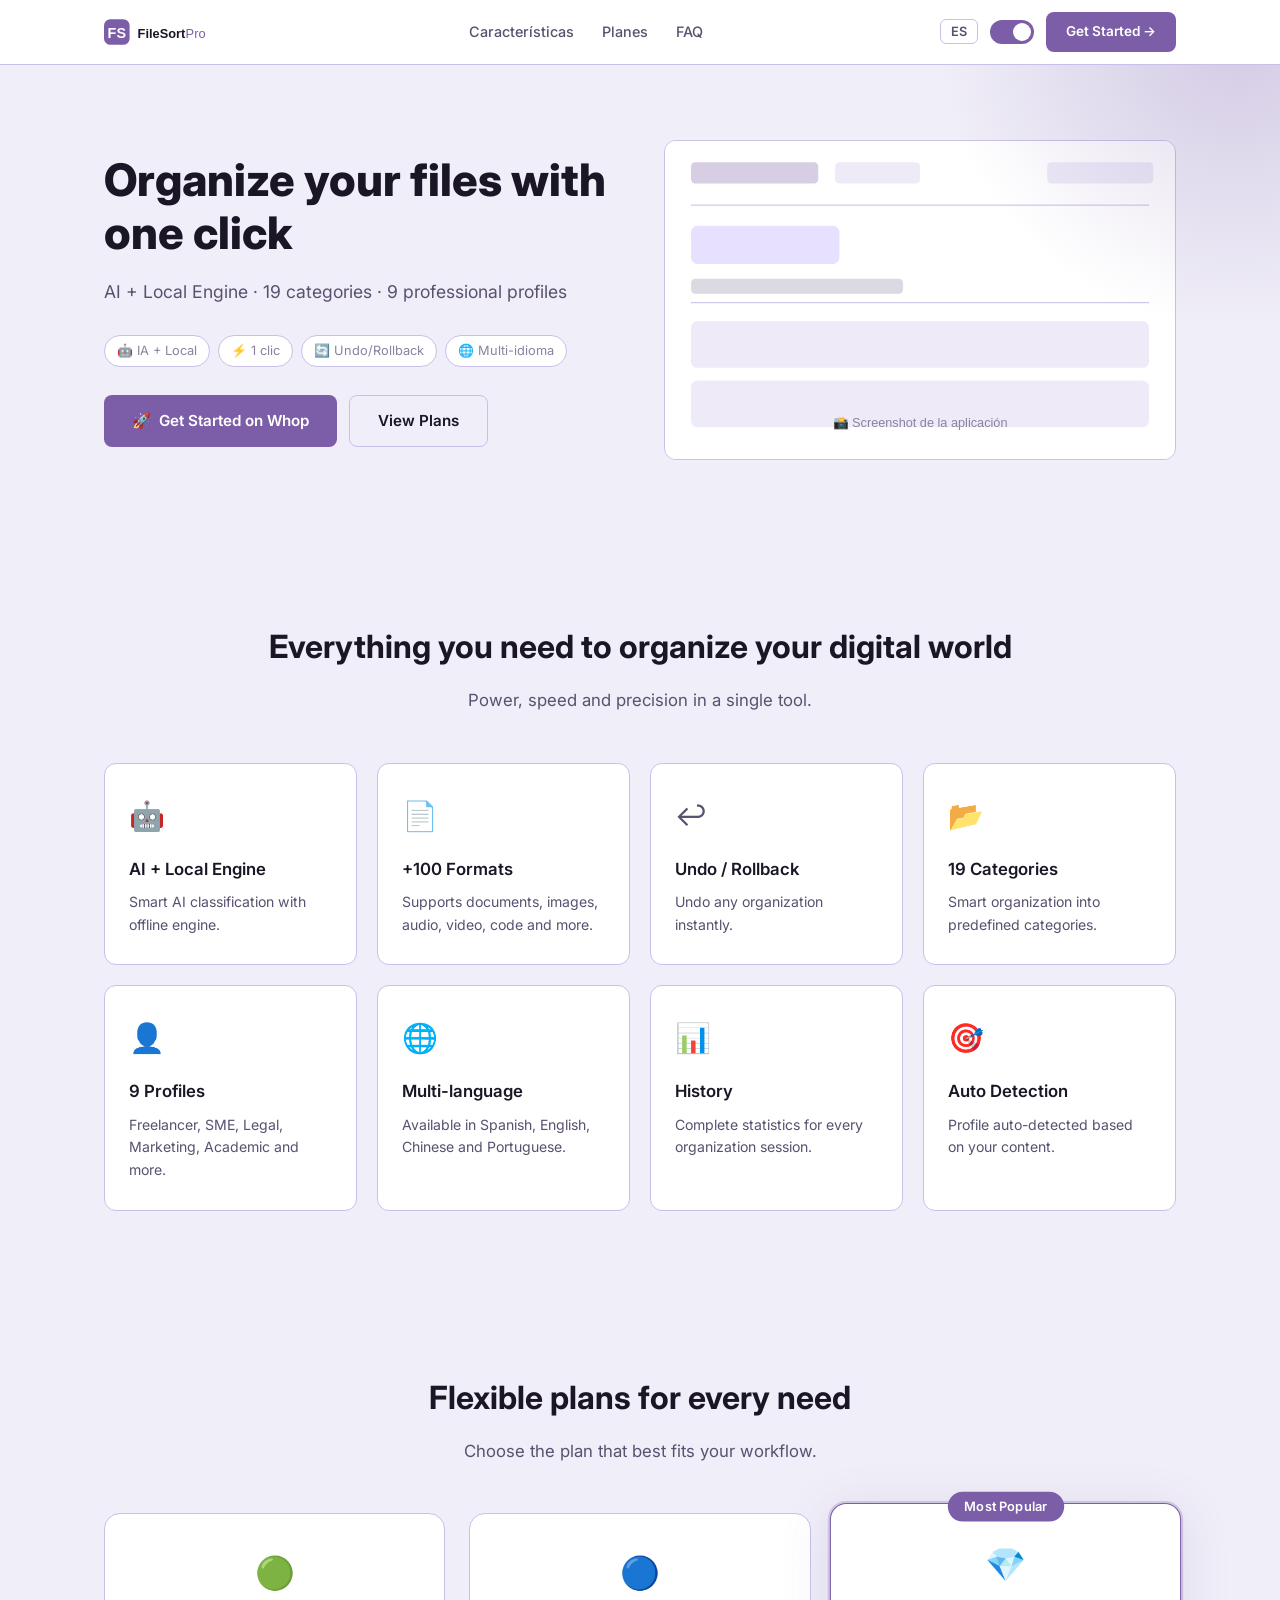
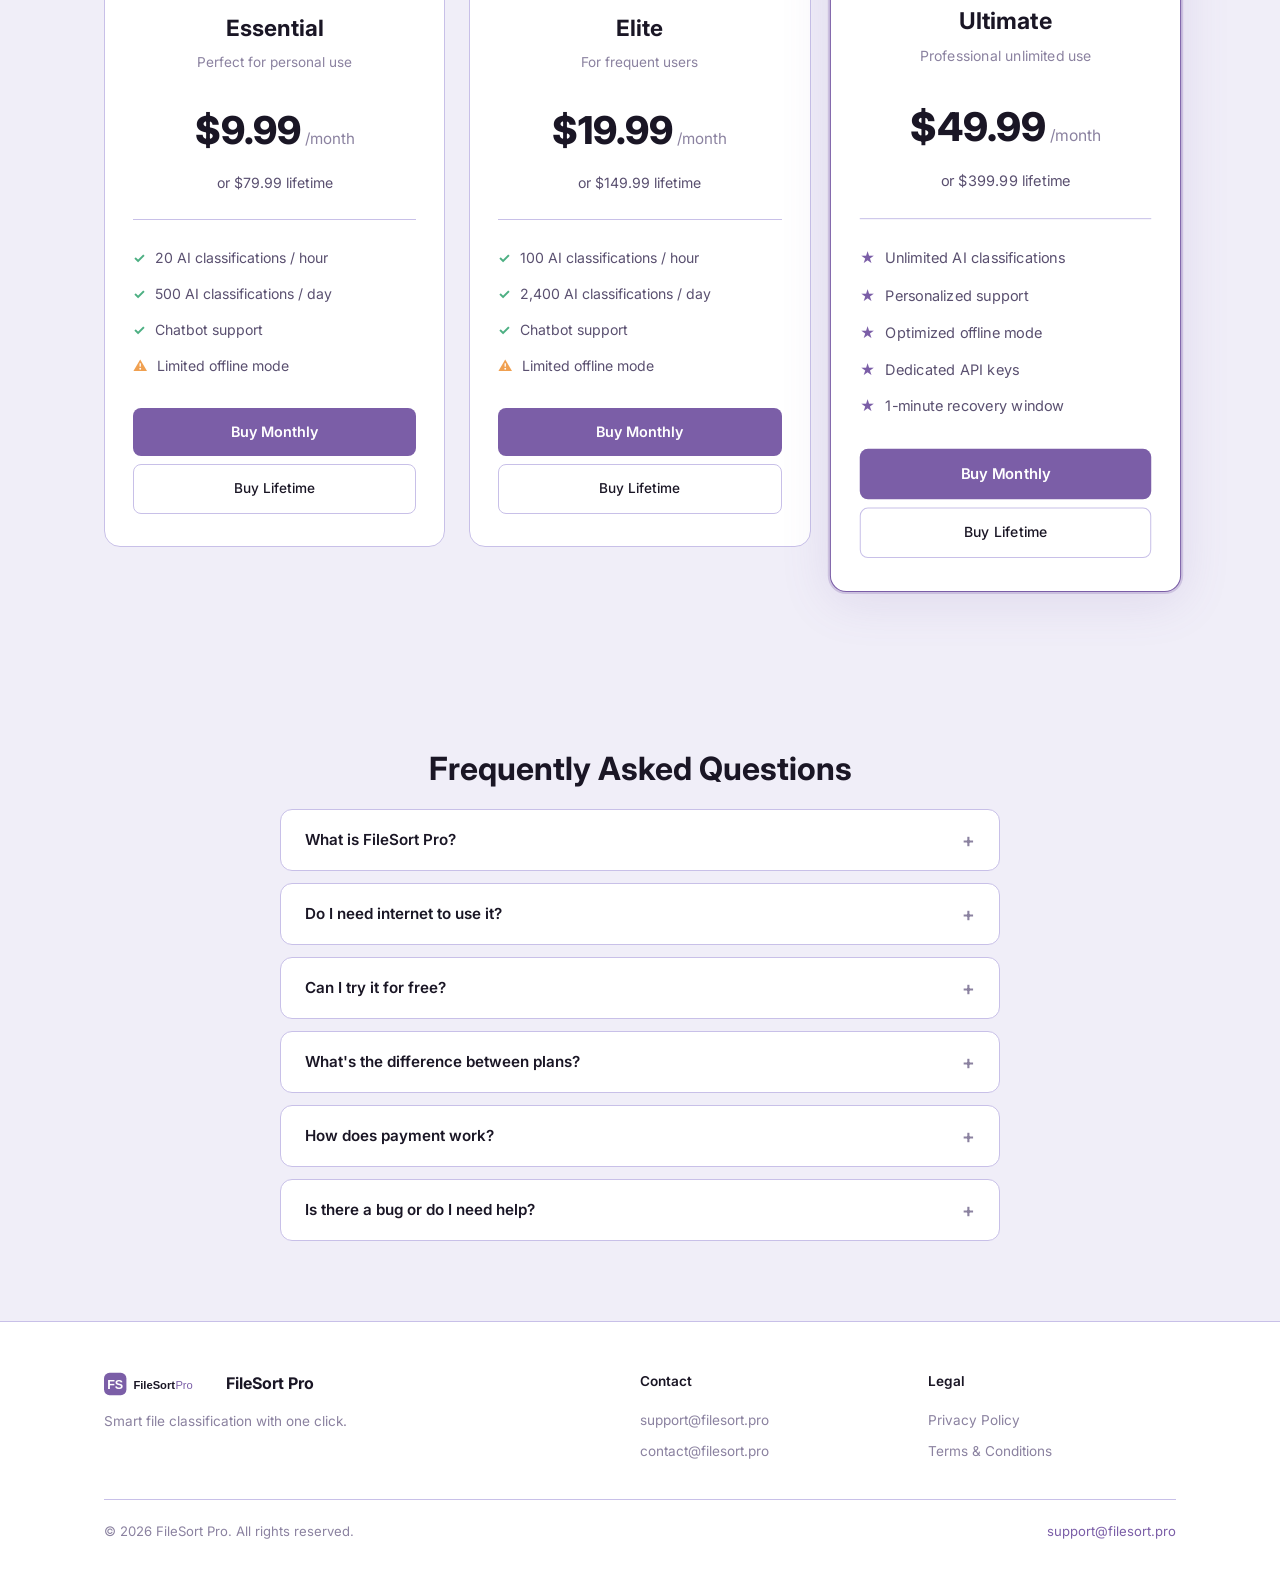
<file: index.html>
<!DOCTYPE html>
<html lang="es" data-theme="dark">
<head>
  <meta charset="UTF-8">
  <meta name="viewport" content="width=device-width, initial-scale=1.0">
  <meta name="description" content="FileSort Pro — Organiza tus archivos con un solo clic. IA + motor local, 19 categorías, 9 perfiles profesionales.">
  <title>FileSort Pro — Organización inteligente de archivos</title>
  <link rel="stylesheet" href="assets/css/style.css">
  <link rel="icon" type="image/svg+xml" href="data:image/svg+xml,%3Csvg xmlns='http://www.w3.org/2000/svg' viewBox='0 0 100 100'%3E%3Crect width='100' height='100' rx='20' fill='%237B5EA7'/%3E%3Ctext x='50' y='68' font-size='50' text-anchor='middle' fill='white' font-family='sans-serif' font-weight='bold'%3EFS%3C/text%3E%3C/svg%3E">
</head>
<body>

  <!-- ============================== HEADER ============================== -->
  <header class="header">
    <div class="container">
      <a href="/" class="header-logo">
        <img id="logo-dark" src="assets/img/logo-dark.svg" alt="FileSort Pro" style="display:block">
        <img id="logo-light" src="assets/img/logo-light.svg" alt="FileSort Pro" style="display:none">
      </a>

      <nav class="nav-desktop">
        <a href="#features">Características</a>
        <a href="#pricing">Planes</a>
        <a href="#faq">FAQ</a>
      </nav>

      <div class="header-actions">
        <button id="lang-toggle" class="lang-toggle">EN</button>

        <label class="theme-switch">
          <input type="checkbox" id="theme-toggle">
          <span class="theme-slider"></span>
        </label>

        <a href="https://whop.com/filesort-pro" class="btn-cta" target="_blank" rel="noopener">
          Get Started →
        </a>
      </div>

      <button class="mobile-menu-btn" aria-label="Menu">☰</button>
    </div>
  </header>

  <!-- ============================== HERO ============================== -->
  <section class="hero">
    <div class="container">
      <div class="hero-content">
        <h1 data-i18n="hero-title">Organiza tus archivos con un solo clic</h1>
        <p data-i18n="hero-subtitle">IA + Motor local · 19 categorías · 9 perfiles profesionales</p>

        <div class="hero-tags">
          <span>🤖 IA + Local</span>
          <span>⚡ 1 clic</span>
          <span>🔄 Undo/Rollback</span>
          <span>🌐 Multi-idioma</span>
        </div>

        <div class="hero-buttons">
          <a href="https://whop.com/filesort-pro" class="btn-primary" target="_blank" rel="noopener">
            🚀 <span data-i18n="hero-cta-primary">Comenzar en Whop</span>
          </a>
          <a href="#pricing" class="btn-secondary">
            <span data-i18n="hero-cta-secondary">Ver Planes</span>
          </a>
        </div>
      </div>

      <div class="hero-image">
        <div class="hero-mockup">
          <svg width="100%" height="100%" viewBox="0 0 480 300" preserveAspectRatio="xMidYMid meet">
            <rect width="480" height="300" fill="var(--bg-elevated)" rx="8"/>
            <rect x="24" y="20" width="120" height="20" rx="4" fill="var(--accent)" opacity="0.3"/>
            <rect x="160" y="20" width="80" height="20" rx="4" fill="var(--bg-input)"/>
            <rect x="360" y="20" width="100" height="20" rx="4" fill="var(--bg-input)"/>
            <rect x="24" y="60" width="432" height="1" fill="var(--border)"/>
            <rect x="24" y="80" width="140" height="36" rx="6" fill="var(--accent-soft)"/>
            <rect x="24" y="130" width="200" height="14" rx="4" fill="var(--text-muted)" opacity="0.3"/>
            <rect x="24" y="152" width="432" height="1" fill="var(--border)"/>
            <rect x="24" y="170" width="432" height="44" rx="6" fill="var(--bg-input)"/>
            <rect x="24" y="226" width="432" height="44" rx="6" fill="var(--bg-input)"/>
            <text x="240" y="270" text-anchor="middle" fill="var(--text-muted)" font-size="12" font-family="sans-serif">📸 Screenshot de la aplicación</text>
          </svg>
        </div>
      </div>
    </div>
  </section>

  <!-- ============================== FEATURES ============================== -->
  <section id="features" class="section">
    <div class="container">
      <h2 class="section-title" data-i18n="features-title">Todo lo que necesitas para organizar tu mundo digital</h2>
      <p class="section-subtitle" data-i18n="features-subtitle">Potencia, velocidad y precisión en una sola herramienta.</p>

      <div class="features-grid">
        <div class="feature-card">
          <span class="feature-icon">🤖</span>
          <h3>IA + Motor Local</h3>
          <p>Clasificación inteligente con IA y motor offline.</p>
        </div>
        <div class="feature-card">
          <span class="feature-icon">📄</span>
          <h3>+100 Formatos</h3>
          <p>Soporta documentos, imágenes, audio, video, código y más.</p>
        </div>
        <div class="feature-card">
          <span class="feature-icon">↩️</span>
          <h3>Undo / Rollback</h3>
          <p>Deshace cualquier organización al instante.</p>
        </div>
        <div class="feature-card">
          <span class="feature-icon">📂</span>
          <h3>19 Categorías</h3>
          <p>Organización inteligente en categorías predefinidas.</p>
        </div>
        <div class="feature-card">
          <span class="feature-icon">👤</span>
          <h3>9 Perfiles</h3>
          <p>Freelancer, PYME, Legal, Marketing, Académico y más.</p>
        </div>
        <div class="feature-card">
          <span class="feature-icon">🌐</span>
          <h3>Multi-idioma</h3>
          <p>Disponible en español, inglés, chino y portugués.</p>
        </div>
        <div class="feature-card">
          <span class="feature-icon">📊</span>
          <h3>Historial</h3>
          <p>Estadísticas completas de cada sesión de organización.</p>
        </div>
        <div class="feature-card">
          <span class="feature-icon">🎯</span>
          <h3>Detección Automática</h3>
          <p>Perfil detectado automáticamente según tu contenido.</p>
        </div>
      </div>
    </div>
  </section>

  <!-- ============================== PRICING ============================== -->
  <section id="pricing" class="section">
    <div class="container">
      <h2 class="section-title" data-i18n="pricing-title">Planes flexibles para cada necesidad</h2>
      <p class="section-subtitle" data-i18n="pricing-subtitle">Elige el plan que mejor se adapte a tu flujo de trabajo.</p>

      <div class="pricing-grid">

        <!-- Essential -->
        <div class="pricing-card" data-tier="essential">
          <div class="pricing-header">
            <span class="tier-icon">🟢</span>
            <h3>Essential</h3>
            <p class="tier-desc">Perfecto para uso personal</p>
          </div>
          <div class="price-box">
            <span class="amount">$9.99</span>
            <span class="period">/mes</span>
          </div>
          <p class="price-lifetime">o $79.99 de por vida</p>
          <div class="pricing-divider"></div>
          <ul class="pricing-benefits">
            <li><span class="check">✓</span> 20 clasificaciones IA / hora</li>
            <li><span class="check">✓</span> 500 clasificaciones IA / día</li>
            <li><span class="check">✓</span> Soporte vía chatbot</li>
            <li><span class="warn">⚠</span> Modo offline limitado</li>
          </ul>
          <div class="pricing-actions">
            <a href="https://whop.com/checkout/plan_KD2s9KsnF21H0" class="btn-pricing" target="_blank" rel="noopener">Comprar Mensual</a>
            <a href="https://whop.com/checkout/plan_W4XBI3LyVtHuR" class="btn-pricing-outline" target="_blank" rel="noopener">Comprar Lifetime</a>
          </div>
        </div>

        <!-- Elite -->
        <div class="pricing-card" data-tier="elite">
          <div class="pricing-header">
            <span class="tier-icon">🔵</span>
            <h3>Elite</h3>
            <p class="tier-desc">Para usuarios frecuentes</p>
          </div>
          <div class="price-box">
            <span class="amount">$19.99</span>
            <span class="period">/mes</span>
          </div>
          <p class="price-lifetime">o $149.99 de por vida</p>
          <div class="pricing-divider"></div>
          <ul class="pricing-benefits">
            <li><span class="check">✓</span> 100 clasificaciones IA / hora</li>
            <li><span class="check">✓</span> 2,400 clasificaciones IA / día</li>
            <li><span class="check">✓</span> Soporte vía chatbot</li>
            <li><span class="warn">⚠</span> Modo offline limitado</li>
          </ul>
          <div class="pricing-actions">
            <a href="https://whop.com/checkout/plan_nGghBP6Gj5MQ9" class="btn-pricing" target="_blank" rel="noopener">Comprar Mensual</a>
            <a href="https://whop.com/checkout/plan_WSqZnngVpnUho" class="btn-pricing-outline" target="_blank" rel="noopener">Comprar Lifetime</a>
          </div>
        </div>

        <!-- Ultimate (Featured) -->
        <div class="pricing-card featured" data-tier="ultimate">
          <span class="pricing-badge" data-i18n="pricing-badge">Más Popular</span>
          <div class="pricing-header">
            <span class="tier-icon">💎</span>
            <h3>Ultimate</h3>
            <p class="tier-desc">Uso profesional sin límites</p>
          </div>
          <div class="price-box">
            <span class="amount">$49.99</span>
            <span class="period">/mes</span>
          </div>
          <p class="price-lifetime">o $399.99 de por vida</p>
          <div class="pricing-divider"></div>
          <ul class="pricing-benefits">
            <li><span class="star">★</span> Clasificaciones IA sin límite</li>
            <li><span class="star">★</span> Soporte personalizado</li>
            <li><span class="star">★</span> Modo offline optimizado</li>
            <li><span class="star">★</span> API keys dedicadas</li>
            <li><span class="star">★</span> Recuperación en 1 minuto</li>
          </ul>
          <div class="pricing-actions">
            <a href="https://whop.com/checkout/plan_wT6Z75LU2xl2U" class="btn-pricing" target="_blank" rel="noopener">Comprar Mensual</a>
            <a href="https://whop.com/checkout/plan_6JxhJeuRLwfJ3" class="btn-pricing-outline" target="_blank" rel="noopener">Comprar Lifetime</a>
          </div>
        </div>

      </div>
    </div>
  </section>

  <!-- ============================== FAQ ============================== -->
  <section id="faq" class="section">
    <div class="container">
      <h2 class="section-title" data-i18n="faq-title">Preguntas Frecuentes</h2>

      <div class="faq-list">

        <div class="faq-item">
          <button class="faq-question">
            <span class="faq-question-text">¿Qué es FileSort Pro?</span>
            <span class="faq-icon">+</span>
          </button>
          <div class="faq-answer">
            <p>FileSort Pro es una aplicación de clasificación automatizada de archivos que organiza tu carpeta desordenada con un solo clic. Usa inteligencia artificial (Groq) y un motor local para clasificar documentos, imágenes, audio, video y más en carpetas inteligentes. Además, detecta automáticamente tu perfil profesional (Freelancer, PYME, Legal, etc.) para una organización personalizada.</p>
          </div>
        </div>

        <div class="faq-item">
          <button class="faq-question">
            <span class="faq-question-text">¿Necesito internet para usarlo?</span>
            <span class="faq-icon">+</span>
          </button>
          <div class="faq-answer">
            <p>FileSort Pro funciona tanto en línea como fuera de línea. Con conexión a internet, usas el motor de IA para una clasificación más precisa. Sin conexión, el motor local sigue funcionando, aunque con capacidades limitadas. El plan Ultimate tiene el modo offline optimizado.</p>
          </div>
        </div>

        <div class="faq-item">
          <button class="faq-question">
            <span class="faq-question-text">¿Puedo probarlo gratis?</span>
            <span class="faq-icon">+</span>
          </button>
          <div class="faq-answer">
            <p>Sí. Puedes iniciar una prueba gratuita de 14 días (o 3 clasificaciones, lo que ocurra primero) sin necesidad de tarjeta de crédito. Al finalizar, puedes elegir cualquiera de nuestros planes para seguir usándolo.</p>
          </div>
        </div>

        <div class="faq-item">
          <button class="faq-question">
            <span class="faq-question-text">¿Cuál es la diferencia entre los planes?</span>
            <span class="faq-icon">+</span>
          </button>
          <div class="faq-answer">
            <p>La diferencia principal está en los límites de clasificaciones IA por hora/día y el nivel de soporte. Essential es ideal para uso personal, Elite para usuarios frecuentes, y Ultimate para uso profesional sin límites con soporte personalizado y modo offline optimizado.</p>
          </div>
        </div>

        <div class="faq-item">
          <button class="faq-question">
            <span class="faq-question-text">¿Cómo funciona el pago?</span>
            <span class="faq-icon">+</span>
          </button>
          <div class="faq-answer">
            <p>El pago se procesa a través de Whop, una plataforma segura de pagos. No almacenamos información financiera. Puedes elegir entre pago mensual o pago único de por vida (lifetime). Todos los pagos son procesados de forma segura por Whop.</p>
          </div>
        </div>

        <div class="faq-item">
          <button class="faq-question">
            <span class="faq-question-text">¿La app tiene algún fallo o necesito ayuda?</span>
            <span class="faq-icon">+</span>
          </button>
          <div class="faq-answer">
            <p>Si encuentras algún error o necesitas ayuda, escríbenos a <a href="mailto:support@filesort.pro">support@filesort.pro</a>. También puedes consultar el chatbot de soporte integrado en la app para errores genéricos y solución de problemas comunes.</p>
          </div>
        </div>

      </div>
    </div>
  </section>

  <!-- ============================== FOOTER ============================== -->
  <footer class="footer">
    <div class="container">
      <div class="footer-grid">
        <div class="footer-brand">
          <div class="footer-logo">
            <img id="logo-dark-footer" src="assets/img/logo-dark.svg" alt="FileSort Pro" style="display:block;height:28px">
            <img id="logo-light-footer" src="assets/img/logo-light.svg" alt="FileSort Pro" style="display:none;height:28px">
            <span>FileSort Pro</span>
          </div>
          <p data-i18n="footer-tagline">Clasificación inteligente de archivos con un solo clic.</p>
        </div>
        <div class="footer-col">
          <h4 data-i18n="footer-contact">Contacto</h4>
          <a href="mailto:support@filesort.pro">support@filesort.pro</a>
          <a href="mailto:contact@filesort.pro">contact@filesort.pro</a>
        </div>
        <div class="footer-col">
          <h4>Legal</h4>
          <a href="privacy.html" data-i18n="footer-privacy">Política de Privacidad</a>
          <a href="terms.html" data-i18n="footer-terms">Términos y Condiciones</a>
        </div>
      </div>
      <div class="footer-bottom">
        <p>© 2026 FileSort Pro. <span data-i18n="footer-rights">Todos los derechos reservados.</span></p>
        <p>
          <a href="mailto:support@filesort.pro">support@filesort.pro</a>
        </p>
      </div>
    </div>
  </footer>

  <!-- ============================== SCRIPTS ============================== -->
  <script src="assets/js/theme.js"></script>
  <script src="assets/js/i18n.js"></script>
  <script>
    // FAQ accordion
    document.querySelectorAll('.faq-question').forEach(function(btn) {
      btn.addEventListener('click', function() {
        var item = this.parentElement;
        var wasActive = item.classList.contains('active');
        document.querySelectorAll('.faq-item.active').forEach(function(el) {
          el.classList.remove('active');
        });
        if (!wasActive) item.classList.add('active');
      });
    });

    // Mobile menu toggle
    document.querySelector('.mobile-menu-btn').addEventListener('click', function() {
      var nav = document.querySelector('.nav-desktop');
      nav.style.display = nav.style.display === 'flex' ? 'none' : 'flex';
    });

    // Sync footer logos with theme
    var observer = new MutationObserver(function() {
      var theme = document.documentElement.getAttribute('data-theme');
      var darkLogos = document.querySelectorAll('#logo-dark-footer');
      var lightLogos = document.querySelectorAll('#logo-light-footer');
      darkLogos.forEach(function(el) { el.style.display = theme === 'dark' ? 'block' : 'none'; });
      lightLogos.forEach(function(el) { el.style.display = theme === 'light' ? 'block' : 'none'; });
    });
    observer.observe(document.documentElement, { attributes: true, attributeFilter: ['data-theme'] });
  </script>
</body>
</html>
</file>
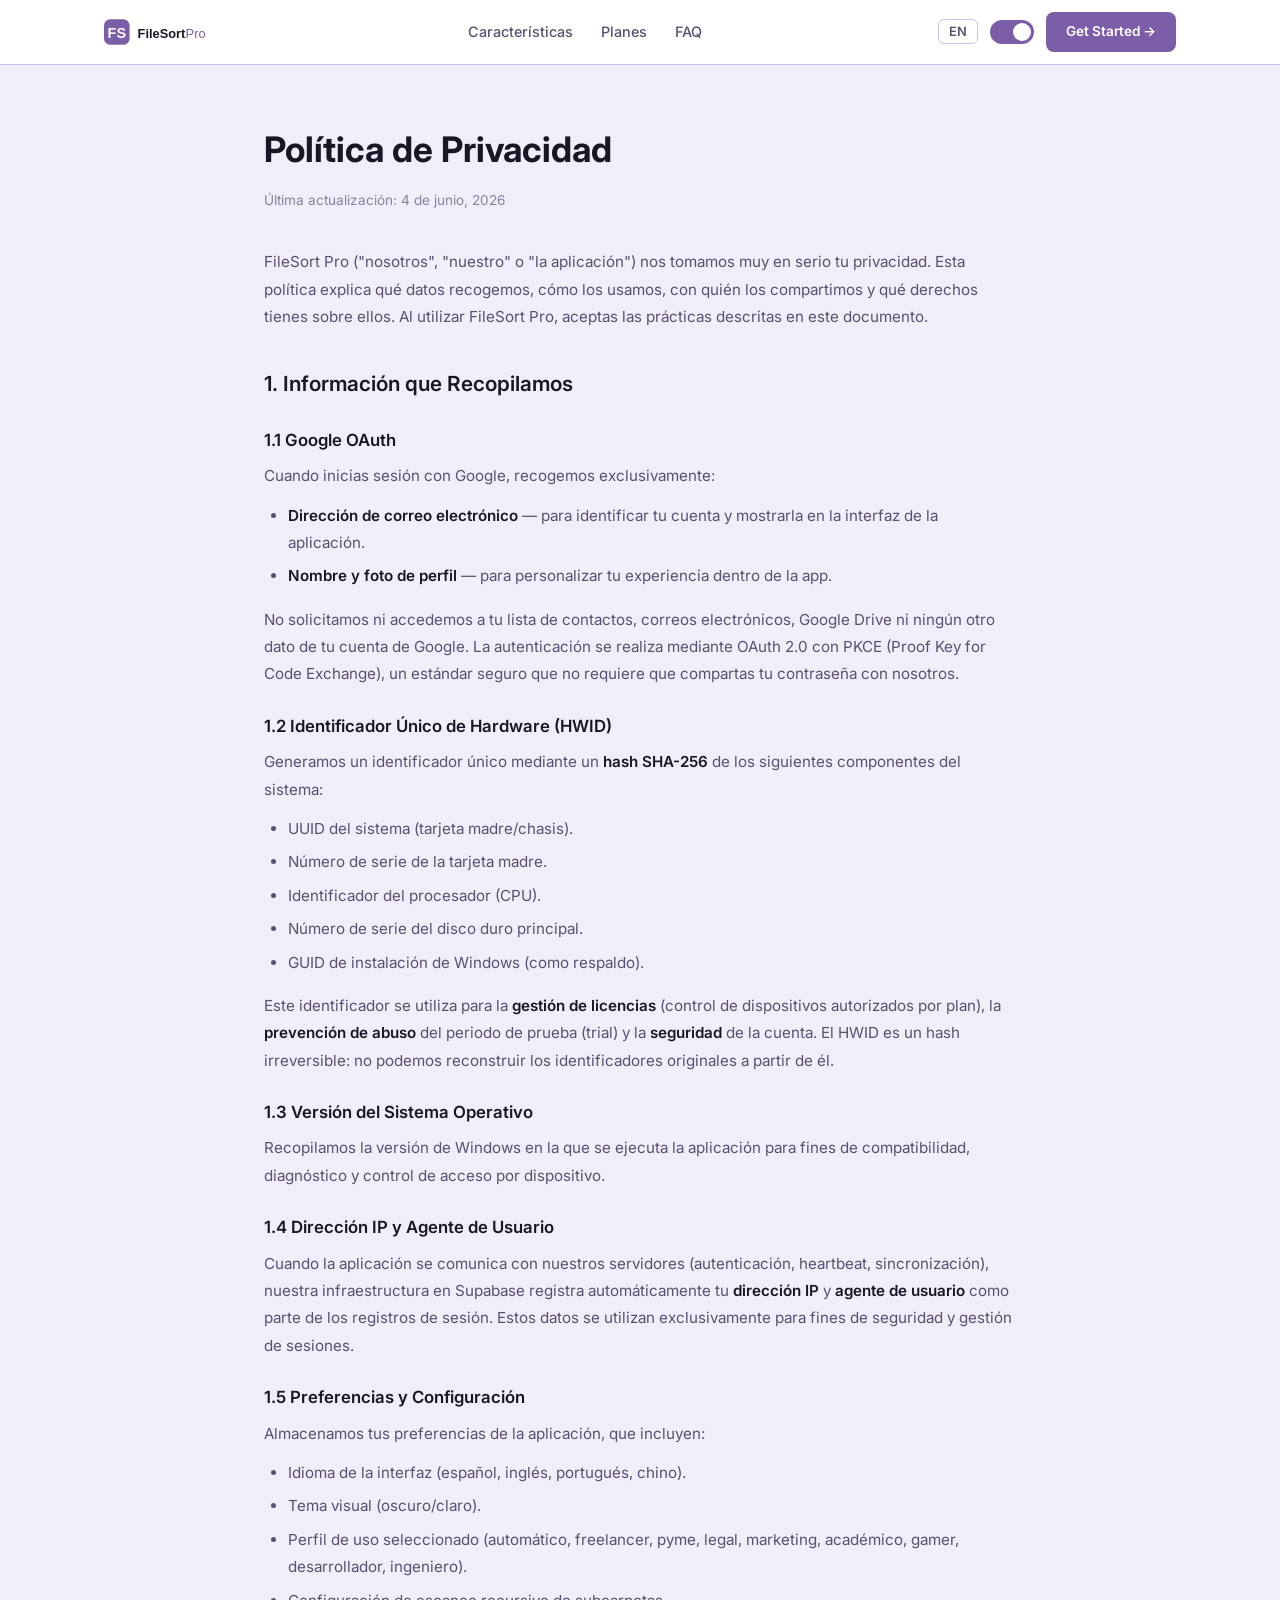
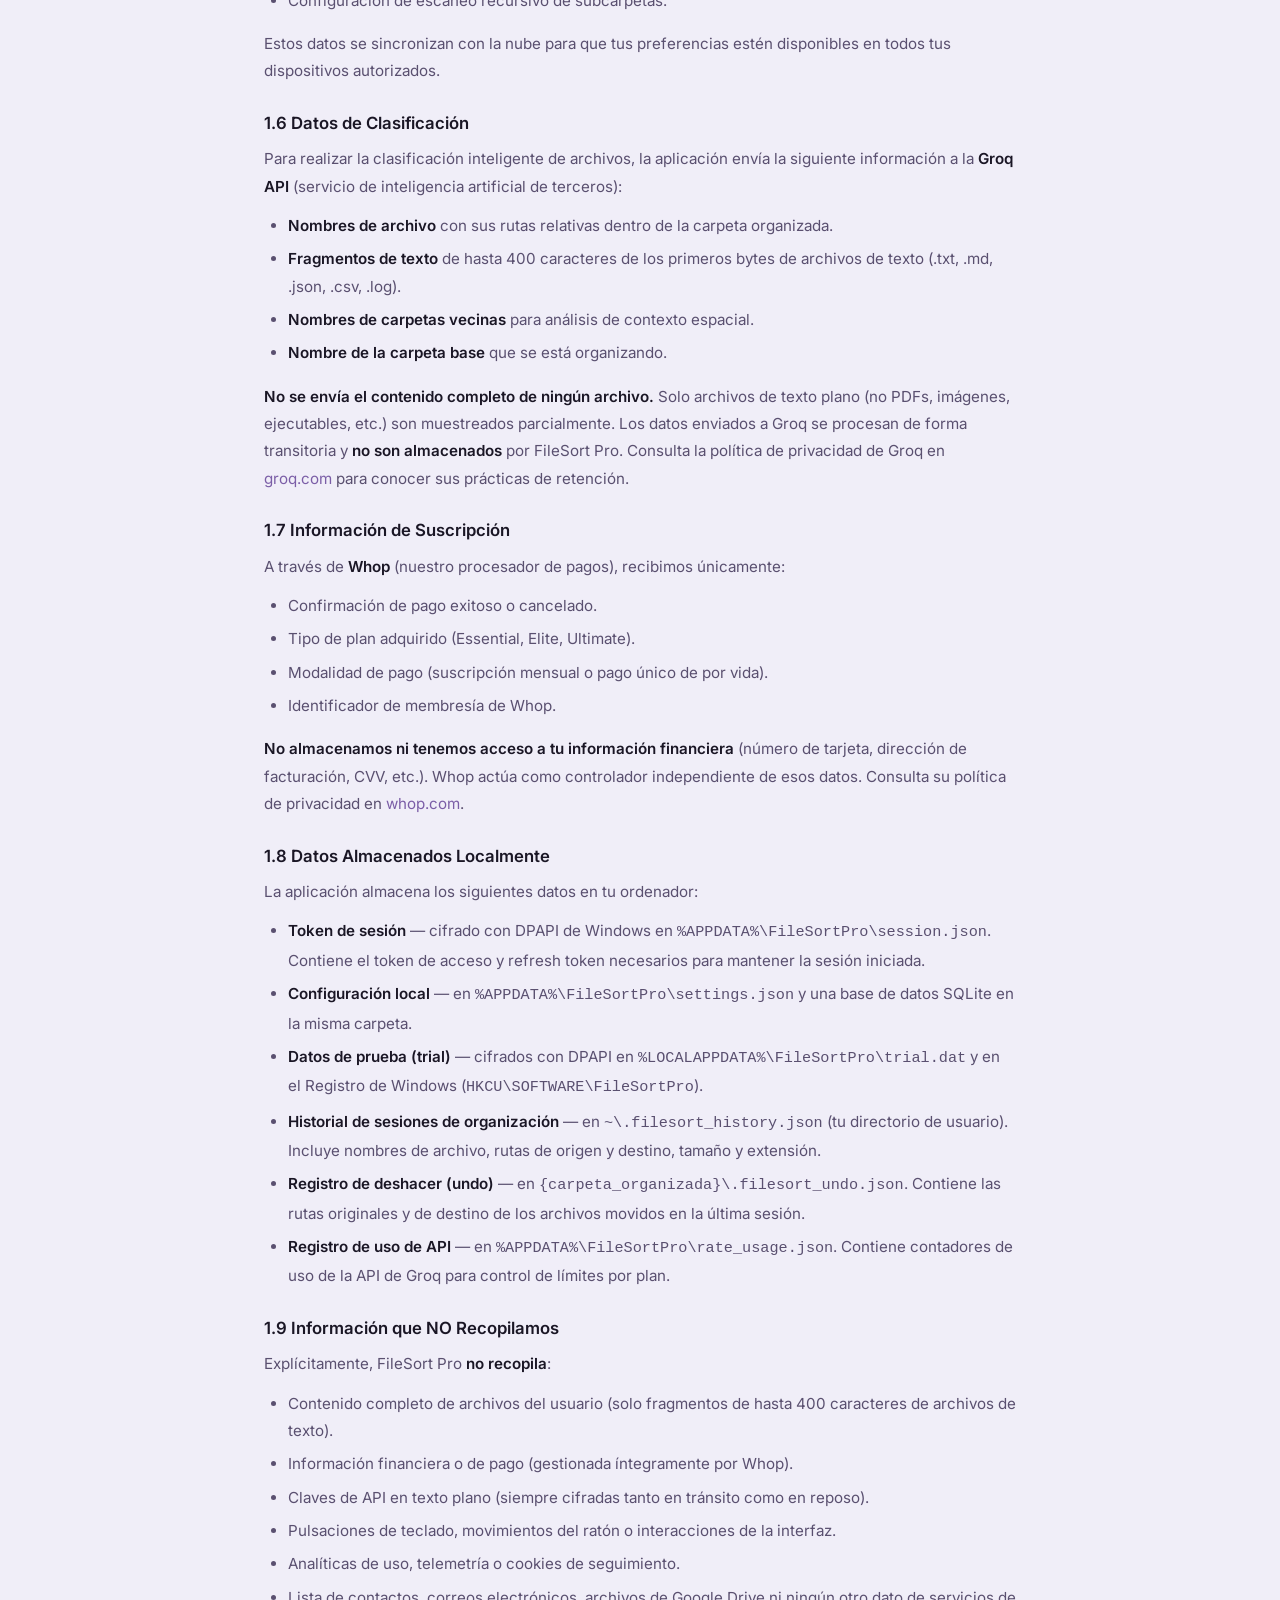
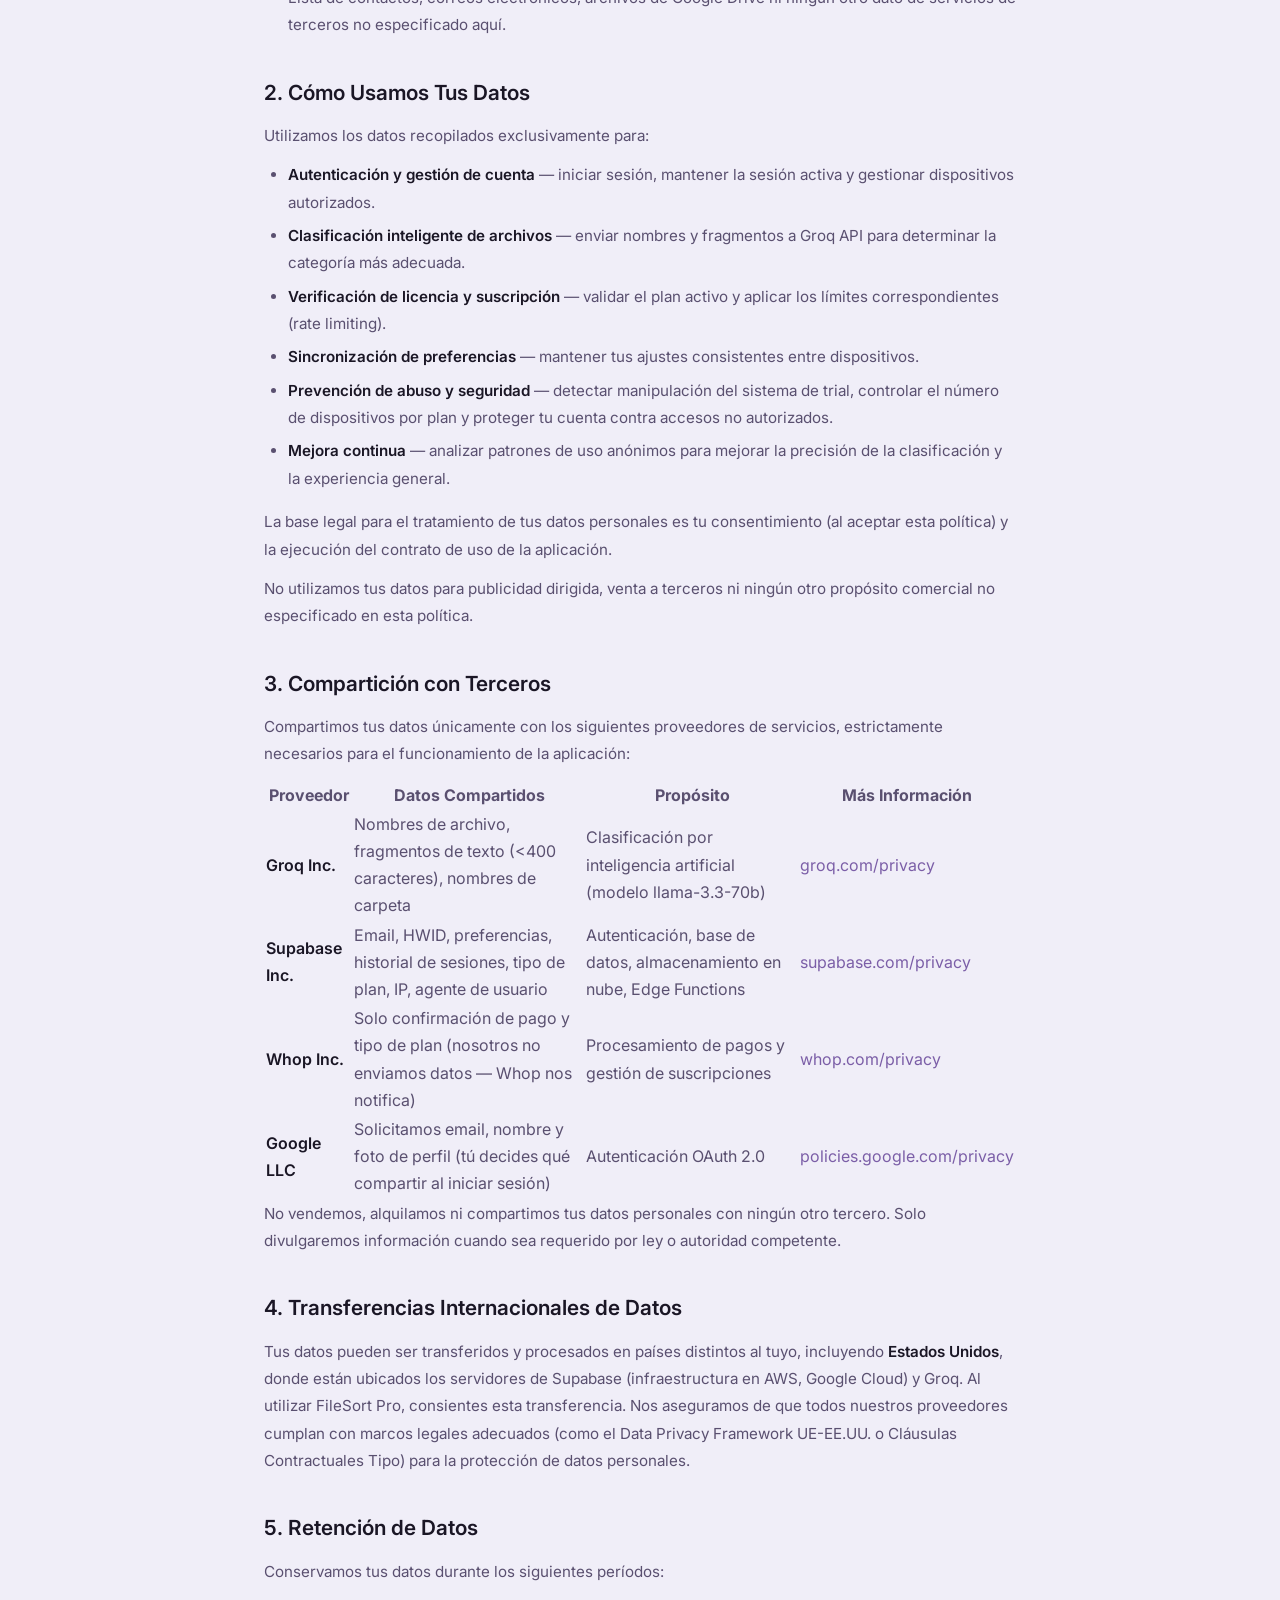
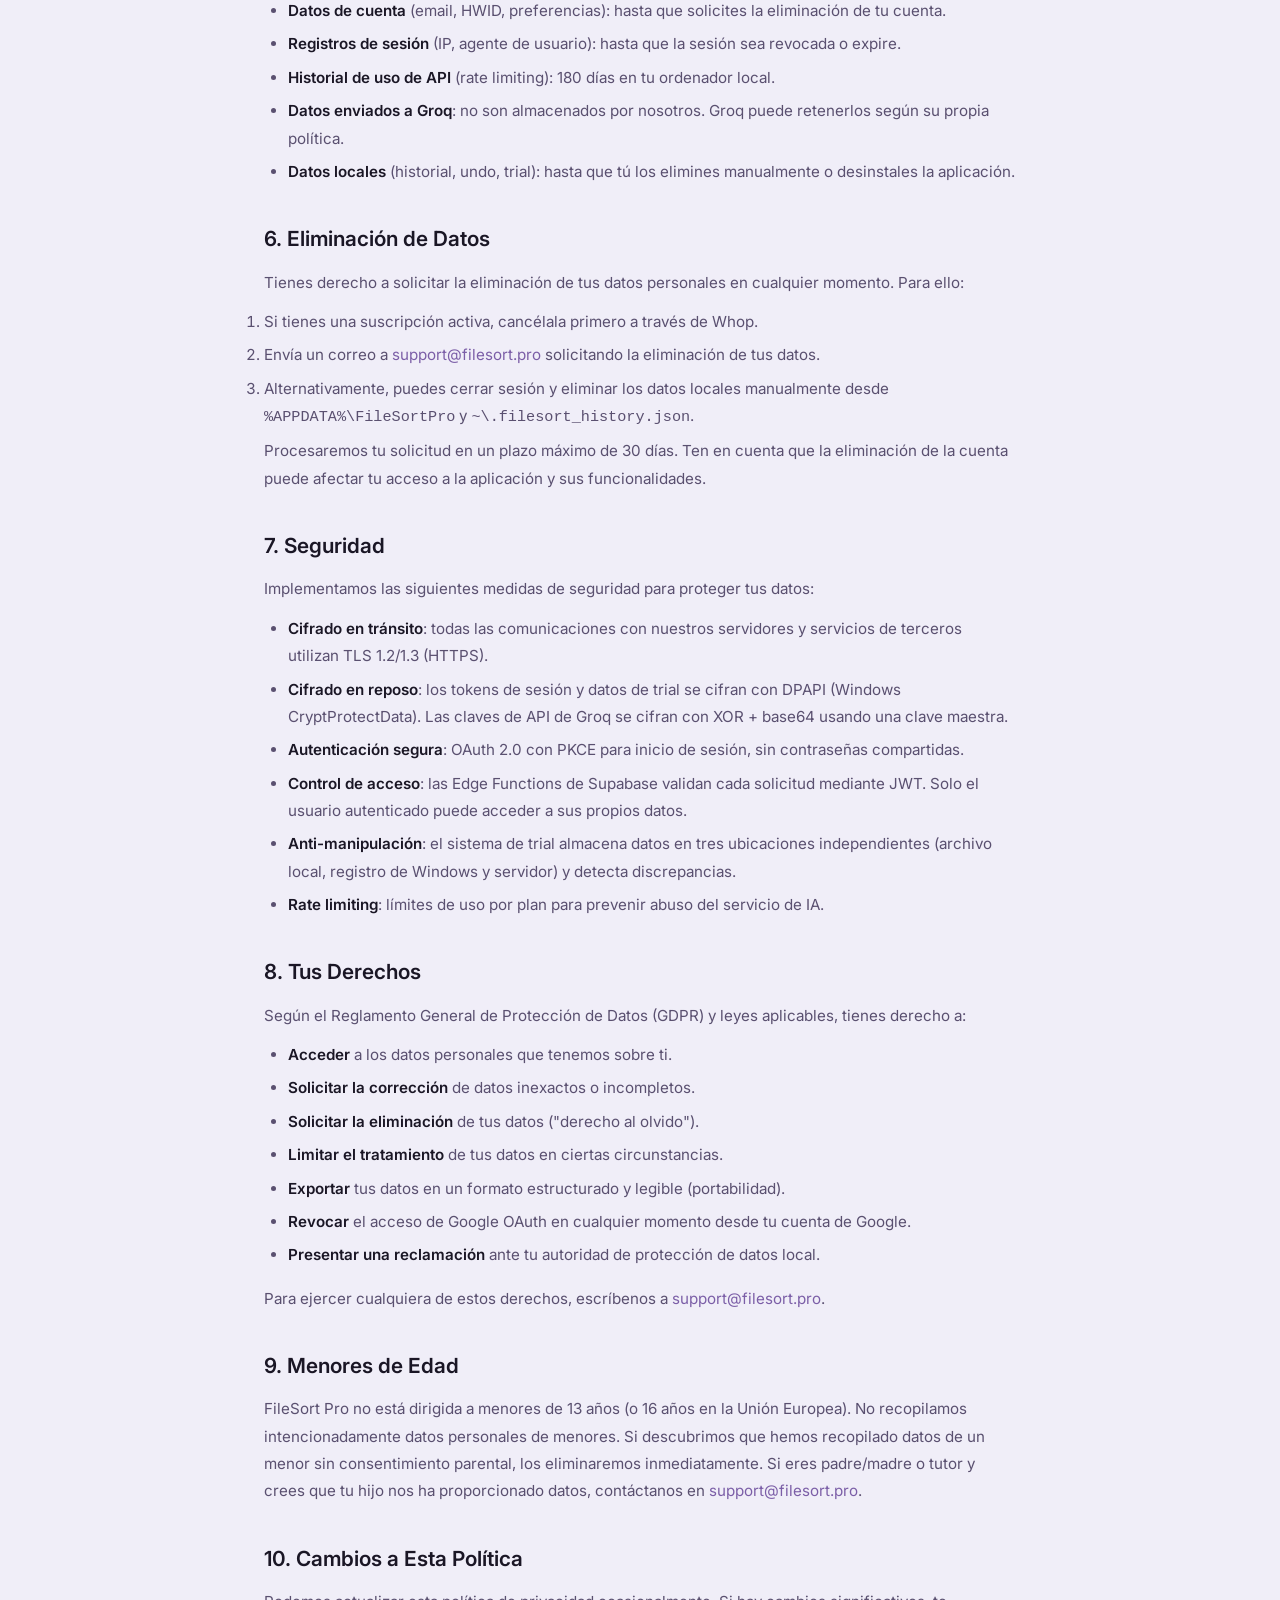
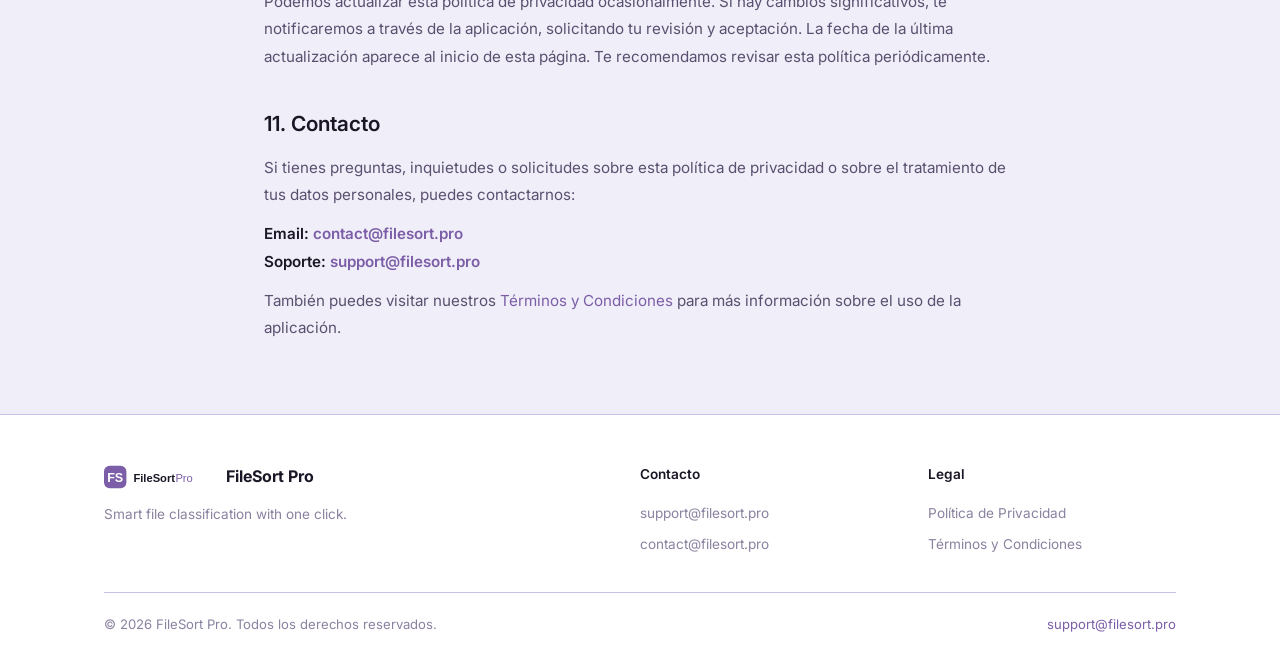
<file: privacy.html>
<!DOCTYPE html>
<html lang="es" data-theme="dark">
<head>
  <meta charset="UTF-8">
  <meta name="viewport" content="width=device-width, initial-scale=1.0">
  <meta name="description" content="Privacy Policy of FileSort Pro">
  <title>FileSort Pro — Privacy Policy</title>
  <link rel="stylesheet" href="assets/css/style.css">
  <link rel="icon" type="image/svg+xml" href="data:image/svg+xml,%3Csvg xmlns='http://www.w3.org/2000/svg' viewBox='0 0 100 100'%3E%3Crect width='100' height='100' rx='20' fill='%237B5EA7'/%3E%3Ctext x='50' y='68' font-size='50' text-anchor='middle' fill='white' font-family='sans-serif' font-weight='bold'%3EFS%3C/text%3E%3C/svg%3E">
</head>
<body>

  <!-- ============================== HEADER ============================== -->
  <header class="header">
    <div class="container">
      <a href="/" class="header-logo">
        <img id="logo-dark" src="assets/img/logo-dark.svg" alt="FileSort Pro" style="display:block">
        <img id="logo-light" src="assets/img/logo-light.svg" alt="FileSort Pro" style="display:none">
      </a>

      <nav class="nav-desktop">
        <a href="/#features" data-es="Características" data-en="Features">Características</a>
        <a href="/#pricing" data-es="Planes" data-en="Pricing">Planes</a>
        <a href="/#faq" data-es="FAQ" data-en="FAQ">FAQ</a>
      </nav>

      <div class="header-actions">
        <button id="lang-toggle" class="lang-toggle">EN</button>

        <label class="theme-switch">
          <input type="checkbox" id="theme-toggle">
          <span class="theme-slider"></span>
        </label>

        <a href="https://whop.com/filesort-pro" class="btn-cta" target="_blank" rel="noopener">
          Get Started →
        </a>
      </div>

      <button class="mobile-menu-btn" aria-label="Menu">☰</button>
    </div>
  </header>

  <!-- ============================== CONTENT ES ============================== -->
  <section class="legal-page" id="content-es">
    <div class="container">
      <h1>Política de Privacidad</h1>
      <p class="last-updated">Última actualización: 4 de junio, 2026</p>

      <p>FileSort Pro ("nosotros", "nuestro" o "la aplicación") nos tomamos muy en serio tu privacidad. Esta política explica qué datos recogemos, cómo los usamos, con quién los compartimos y qué derechos tienes sobre ellos. Al utilizar FileSort Pro, aceptas las prácticas descritas en este documento.</p>

      <h2>1. Información que Recopilamos</h2>

      <h3>1.1 Google OAuth</h3>
      <p>Cuando inicias sesión con Google, recogemos exclusivamente:</p>
      <ul>
        <li><strong>Dirección de correo electrónico</strong> — para identificar tu cuenta y mostrarla en la interfaz de la aplicación.</li>
        <li><strong>Nombre y foto de perfil</strong> — para personalizar tu experiencia dentro de la app.</li>
      </ul>
      <p>No solicitamos ni accedemos a tu lista de contactos, correos electrónicos, Google Drive ni ningún otro dato de tu cuenta de Google. La autenticación se realiza mediante OAuth 2.0 con PKCE (Proof Key for Code Exchange), un estándar seguro que no requiere que compartas tu contraseña con nosotros.</p>

      <h3>1.2 Identificador Único de Hardware (HWID)</h3>
      <p>Generamos un identificador único mediante un <strong>hash SHA-256</strong> de los siguientes componentes del sistema:</p>
      <ul>
        <li>UUID del sistema (tarjeta madre/chasis).</li>
        <li>Número de serie de la tarjeta madre.</li>
        <li>Identificador del procesador (CPU).</li>
        <li>Número de serie del disco duro principal.</li>
        <li>GUID de instalación de Windows (como respaldo).</li>
      </ul>
      <p>Este identificador se utiliza para la <strong>gestión de licencias</strong> (control de dispositivos autorizados por plan), la <strong>prevención de abuso</strong> del periodo de prueba (trial) y la <strong>seguridad</strong> de la cuenta. El HWID es un hash irreversible: no podemos reconstruir los identificadores originales a partir de él.</p>

      <h3>1.3 Versión del Sistema Operativo</h3>
      <p>Recopilamos la versión de Windows en la que se ejecuta la aplicación para fines de compatibilidad, diagnóstico y control de acceso por dispositivo.</p>

      <h3>1.4 Dirección IP y Agente de Usuario</h3>
      <p>Cuando la aplicación se comunica con nuestros servidores (autenticación, heartbeat, sincronización), nuestra infraestructura en Supabase registra automáticamente tu <strong>dirección IP</strong> y <strong>agente de usuario</strong> como parte de los registros de sesión. Estos datos se utilizan exclusivamente para fines de seguridad y gestión de sesiones.</p>

      <h3>1.5 Preferencias y Configuración</h3>
      <p>Almacenamos tus preferencias de la aplicación, que incluyen:</p>
      <ul>
        <li>Idioma de la interfaz (español, inglés, portugués, chino).</li>
        <li>Tema visual (oscuro/claro).</li>
        <li>Perfil de uso seleccionado (automático, freelancer, pyme, legal, marketing, académico, gamer, desarrollador, ingeniero).</li>
        <li>Configuración de escaneo recursivo de subcarpetas.</li>
      </ul>
      <p>Estos datos se sincronizan con la nube para que tus preferencias estén disponibles en todos tus dispositivos autorizados.</p>

      <h3>1.6 Datos de Clasificación</h3>
      <p>Para realizar la clasificación inteligente de archivos, la aplicación envía la siguiente información a la <strong>Groq API</strong> (servicio de inteligencia artificial de terceros):</p>
      <ul>
        <li><strong>Nombres de archivo</strong> con sus rutas relativas dentro de la carpeta organizada.</li>
        <li><strong>Fragmentos de texto</strong> de hasta 400 caracteres de los primeros bytes de archivos de texto (.txt, .md, .json, .csv, .log).</li>
        <li><strong>Nombres de carpetas vecinas</strong> para análisis de contexto espacial.</li>
        <li><strong>Nombre de la carpeta base</strong> que se está organizando.</li>
      </ul>
      <p><strong>No se envía el contenido completo de ningún archivo.</strong> Solo archivos de texto plano (no PDFs, imágenes, ejecutables, etc.) son muestreados parcialmente. Los datos enviados a Groq se procesan de forma transitoria y <strong>no son almacenados</strong> por FileSort Pro. Consulta la política de privacidad de Groq en <a href="https://groq.com" target="_blank" rel="noopener">groq.com</a> para conocer sus prácticas de retención.</p>

      <h3>1.7 Información de Suscripción</h3>
      <p>A través de <strong>Whop</strong> (nuestro procesador de pagos), recibimos únicamente:</p>
      <ul>
        <li>Confirmación de pago exitoso o cancelado.</li>
        <li>Tipo de plan adquirido (Essential, Elite, Ultimate).</li>
        <li>Modalidad de pago (suscripción mensual o pago único de por vida).</li>
        <li>Identificador de membresía de Whop.</li>
      </ul>
      <p><strong>No almacenamos ni tenemos acceso a tu información financiera</strong> (número de tarjeta, dirección de facturación, CVV, etc.). Whop actúa como controlador independiente de esos datos. Consulta su política de privacidad en <a href="https://whop.com" target="_blank" rel="noopener">whop.com</a>.</p>

      <h3>1.8 Datos Almacenados Localmente</h3>
      <p>La aplicación almacena los siguientes datos en tu ordenador:</p>
      <ul>
        <li><strong>Token de sesión</strong> — cifrado con DPAPI de Windows en <code>%APPDATA%\FileSortPro\session.json</code>. Contiene el token de acceso y refresh token necesarios para mantener la sesión iniciada.</li>
        <li><strong>Configuración local</strong> — en <code>%APPDATA%\FileSortPro\settings.json</code> y una base de datos SQLite en la misma carpeta.</li>
        <li><strong>Datos de prueba (trial)</strong> — cifrados con DPAPI en <code>%LOCALAPPDATA%\FileSortPro\trial.dat</code> y en el Registro de Windows (<code>HKCU\SOFTWARE\FileSortPro</code>).</li>
        <li><strong>Historial de sesiones de organización</strong> — en <code>~\.filesort_history.json</code> (tu directorio de usuario). Incluye nombres de archivo, rutas de origen y destino, tamaño y extensión.</li>
        <li><strong>Registro de deshacer (undo)</strong> — en <code>{carpeta_organizada}\.filesort_undo.json</code>. Contiene las rutas originales y de destino de los archivos movidos en la última sesión.</li>
        <li><strong>Registro de uso de API</strong> — en <code>%APPDATA%\FileSortPro\rate_usage.json</code>. Contiene contadores de uso de la API de Groq para control de límites por plan.</li>
      </ul>

      <h3>1.9 Información que NO Recopilamos</h3>
      <p>Explícitamente, FileSort Pro <strong>no recopila</strong>:</p>
      <ul>
        <li>Contenido completo de archivos del usuario (solo fragmentos de hasta 400 caracteres de archivos de texto).</li>
        <li>Información financiera o de pago (gestionada íntegramente por Whop).</li>
        <li>Claves de API en texto plano (siempre cifradas tanto en tránsito como en reposo).</li>
        <li>Pulsaciones de teclado, movimientos del ratón o interacciones de la interfaz.</li>
        <li>Analíticas de uso, telemetría o cookies de seguimiento.</li>
        <li>Lista de contactos, correos electrónicos, archivos de Google Drive ni ningún otro dato de servicios de terceros no especificado aquí.</li>
      </ul>

      <h2>2. Cómo Usamos Tus Datos</h2>
      <p>Utilizamos los datos recopilados exclusivamente para:</p>
      <ul>
        <li><strong>Autenticación y gestión de cuenta</strong> — iniciar sesión, mantener la sesión activa y gestionar dispositivos autorizados.</li>
        <li><strong>Clasificación inteligente de archivos</strong> — enviar nombres y fragmentos a Groq API para determinar la categoría más adecuada.</li>
        <li><strong>Verificación de licencia y suscripción</strong> — validar el plan activo y aplicar los límites correspondientes (rate limiting).</li>
        <li><strong>Sincronización de preferencias</strong> — mantener tus ajustes consistentes entre dispositivos.</li>
        <li><strong>Prevención de abuso y seguridad</strong> — detectar manipulación del sistema de trial, controlar el número de dispositivos por plan y proteger tu cuenta contra accesos no autorizados.</li>
        <li><strong>Mejora continua</strong> — analizar patrones de uso anónimos para mejorar la precisión de la clasificación y la experiencia general.</li>
      </ul>
      <p>La base legal para el tratamiento de tus datos personales es tu consentimiento (al aceptar esta política) y la ejecución del contrato de uso de la aplicación.</p>
      <p>No utilizamos tus datos para publicidad dirigida, venta a terceros ni ningún otro propósito comercial no especificado en esta política.</p>

      <h2>3. Compartición con Terceros</h2>
      <p>Compartimos tus datos únicamente con los siguientes proveedores de servicios, estrictamente necesarios para el funcionamiento de la aplicación:</p>

      <table>
        <tr>
          <th>Proveedor</th>
          <th>Datos Compartidos</th>
          <th>Propósito</th>
          <th>Más Información</th>
        </tr>
        <tr>
          <td><strong>Groq Inc.</strong></td>
          <td>Nombres de archivo, fragmentos de texto (&lt;400 caracteres), nombres de carpeta</td>
          <td>Clasificación por inteligencia artificial (modelo llama-3.3-70b)</td>
          <td><a href="https://groq.com" target="_blank" rel="noopener">groq.com/privacy</a></td>
        </tr>
        <tr>
          <td><strong>Supabase Inc.</strong></td>
          <td>Email, HWID, preferencias, historial de sesiones, tipo de plan, IP, agente de usuario</td>
          <td>Autenticación, base de datos, almacenamiento en nube, Edge Functions</td>
          <td><a href="https://supabase.com/privacy" target="_blank" rel="noopener">supabase.com/privacy</a></td>
        </tr>
        <tr>
          <td><strong>Whop Inc.</strong></td>
          <td>Solo confirmación de pago y tipo de plan (nosotros no enviamos datos — Whop nos notifica)</td>
          <td>Procesamiento de pagos y gestión de suscripciones</td>
          <td><a href="https://whop.com/privacy" target="_blank" rel="noopener">whop.com/privacy</a></td>
        </tr>
        <tr>
          <td><strong>Google LLC</strong></td>
          <td>Solicitamos email, nombre y foto de perfil (tú decides qué compartir al iniciar sesión)</td>
          <td>Autenticación OAuth 2.0</td>
          <td><a href="https://policies.google.com/privacy" target="_blank" rel="noopener">policies.google.com/privacy</a></td>
        </tr>
      </table>

      <p>No vendemos, alquilamos ni compartimos tus datos personales con ningún otro tercero. Solo divulgaremos información cuando sea requerido por ley o autoridad competente.</p>

      <h2>4. Transferencias Internacionales de Datos</h2>
      <p>Tus datos pueden ser transferidos y procesados en países distintos al tuyo, incluyendo <strong>Estados Unidos</strong>, donde están ubicados los servidores de Supabase (infraestructura en AWS, Google Cloud) y Groq. Al utilizar FileSort Pro, consientes esta transferencia. Nos aseguramos de que todos nuestros proveedores cumplan con marcos legales adecuados (como el Data Privacy Framework UE-EE.UU. o Cláusulas Contractuales Tipo) para la protección de datos personales.</p>

      <h2>5. Retención de Datos</h2>
      <p>Conservamos tus datos durante los siguientes períodos:</p>
      <ul>
        <li><strong>Datos de cuenta</strong> (email, HWID, preferencias): hasta que solicites la eliminación de tu cuenta.</li>
        <li><strong>Registros de sesión</strong> (IP, agente de usuario): hasta que la sesión sea revocada o expire.</li>
        <li><strong>Historial de uso de API</strong> (rate limiting): 180 días en tu ordenador local.</li>
        <li><strong>Datos enviados a Groq</strong>: no son almacenados por nosotros. Groq puede retenerlos según su propia política.</li>
        <li><strong>Datos locales</strong> (historial, undo, trial): hasta que tú los elimines manualmente o desinstales la aplicación.</li>
      </ul>

      <h2>6. Eliminación de Datos</h2>
      <p>Tienes derecho a solicitar la eliminación de tus datos personales en cualquier momento. Para ello:</p>
      <ol>
        <li>Si tienes una suscripción activa, cancélala primero a través de Whop.</li>
        <li>Envía un correo a <a href="mailto:support@filesort.pro">support@filesort.pro</a> solicitando la eliminación de tus datos.</li>
        <li>Alternativamente, puedes cerrar sesión y eliminar los datos locales manualmente desde <code>%APPDATA%\FileSortPro</code> y <code>~\.filesort_history.json</code>.</li>
      </ol>
      <p>Procesaremos tu solicitud en un plazo máximo de 30 días. Ten en cuenta que la eliminación de la cuenta puede afectar tu acceso a la aplicación y sus funcionalidades.</p>

      <h2>7. Seguridad</h2>
      <p>Implementamos las siguientes medidas de seguridad para proteger tus datos:</p>
      <ul>
        <li><strong>Cifrado en tránsito</strong>: todas las comunicaciones con nuestros servidores y servicios de terceros utilizan TLS 1.2/1.3 (HTTPS).</li>
        <li><strong>Cifrado en reposo</strong>: los tokens de sesión y datos de trial se cifran con DPAPI (Windows CryptProtectData). Las claves de API de Groq se cifran con XOR + base64 usando una clave maestra.</li>
        <li><strong>Autenticación segura</strong>: OAuth 2.0 con PKCE para inicio de sesión, sin contraseñas compartidas.</li>
        <li><strong>Control de acceso</strong>: las Edge Functions de Supabase validan cada solicitud mediante JWT. Solo el usuario autenticado puede acceder a sus propios datos.</li>
        <li><strong>Anti-manipulación</strong>: el sistema de trial almacena datos en tres ubicaciones independientes (archivo local, registro de Windows y servidor) y detecta discrepancias.</li>
        <li><strong>Rate limiting</strong>: límites de uso por plan para prevenir abuso del servicio de IA.</li>
      </ul>

      <h2>8. Tus Derechos</h2>
      <p>Según el Reglamento General de Protección de Datos (GDPR) y leyes aplicables, tienes derecho a:</p>
      <ul>
        <li><strong>Acceder</strong> a los datos personales que tenemos sobre ti.</li>
        <li><strong>Solicitar la corrección</strong> de datos inexactos o incompletos.</li>
        <li><strong>Solicitar la eliminación</strong> de tus datos ("derecho al olvido").</li>
        <li><strong>Limitar el tratamiento</strong> de tus datos en ciertas circunstancias.</li>
        <li><strong>Exportar</strong> tus datos en un formato estructurado y legible (portabilidad).</li>
        <li><strong>Revocar</strong> el acceso de Google OAuth en cualquier momento desde tu cuenta de Google.</li>
        <li><strong>Presentar una reclamación</strong> ante tu autoridad de protección de datos local.</li>
      </ul>
      <p>Para ejercer cualquiera de estos derechos, escríbenos a <a href="mailto:support@filesort.pro">support@filesort.pro</a>.</p>

      <h2>9. Menores de Edad</h2>
      <p>FileSort Pro no está dirigida a menores de 13 años (o 16 años en la Unión Europea). No recopilamos intencionadamente datos personales de menores. Si descubrimos que hemos recopilado datos de un menor sin consentimiento parental, los eliminaremos inmediatamente. Si eres padre/madre o tutor y crees que tu hijo nos ha proporcionado datos, contáctanos en <a href="mailto:support@filesort.pro">support@filesort.pro</a>.</p>

      <h2>10. Cambios a Esta Política</h2>
      <p>Podemos actualizar esta política de privacidad ocasionalmente. Si hay cambios significativos, te notificaremos a través de la aplicación, solicitando tu revisión y aceptación. La fecha de la última actualización aparece al inicio de esta página. Te recomendamos revisar esta política periódicamente.</p>

      <h2>11. Contacto</h2>
      <p>Si tienes preguntas, inquietudes o solicitudes sobre esta política de privacidad o sobre el tratamiento de tus datos personales, puedes contactarnos:</p>
      <p>
        <strong>Email:</strong> <a href="mailto:contact@filesort.pro" class="contact-email">contact@filesort.pro</a><br>
        <strong>Soporte:</strong> <a href="mailto:support@filesort.pro" class="contact-email">support@filesort.pro</a>
      </p>
      <p>También puedes visitar nuestros <a href="terms.html">Términos y Condiciones</a> para más información sobre el uso de la aplicación.</p>
    </div>
  </section>

  <!-- ============================== CONTENT EN ============================== -->
  <section class="legal-page" id="content-en" style="display:none">
    <div class="container">
      <h1>Privacy Policy</h1>
      <p class="last-updated">Last updated: June 4, 2026</p>

      <p>FileSort Pro ("we", "our", or "the application") takes your privacy seriously. This policy explains what data we collect, how we use it, who we share with, and what rights you have regarding your information. By using FileSort Pro, you agree to the practices described in this document.</p>

      <h2>1. Information We Collect</h2>

      <h3>1.1 Google OAuth</h3>
      <p>When you sign in with Google, we exclusively collect:</p>
      <ul>
        <li><strong>Email address</strong> — to identify your account and display it in the application interface.</li>
        <li><strong>Name and profile picture</strong> — to personalize your experience within the app.</li>
      </ul>
      <p>We do not request or access your contact list, emails, Google Drive, or any other data from your Google account. Authentication is performed using OAuth 2.0 with PKCE (Proof Key for Code Exchange), a secure standard that does not require you to share your password with us.</p>

      <h3>1.2 Hardware Identifier (HWID)</h3>
      <p>We generate a unique identifier using a <strong>SHA-256 hash</strong> of the following system components:</p>
      <ul>
        <li>System UUID (motherboard/chassis).</li>
        <li>Motherboard serial number.</li>
        <li>Processor ID (CPU).</li>
        <li>Primary disk drive serial number.</li>
        <li>Windows installation GUID (as fallback).</li>
      </ul>
      <p>This identifier is used for <strong>license management</strong> (device limits per plan), <strong>abuse prevention</strong> (trial period enforcement), and <strong>account security</strong>. The HWID is an irreversible hash — we cannot reconstruct the original identifiers from it.</p>

      <h3>1.3 Operating System Version</h3>
      <p>We collect the Windows version on which the application runs for compatibility, diagnostic, and per-device access control purposes.</p>

      <h3>1.4 IP Address and User Agent</h3>
      <p>When the application communicates with our servers (authentication, heartbeat, synchronization), our Supabase infrastructure automatically logs your <strong>IP address</strong> and <strong>user agent</strong> as part of session records. This data is used exclusively for security and session management purposes.</p>

      <h3>1.5 Preferences and Settings</h3>
      <p>We store your application preferences, which include:</p>
      <ul>
        <li>Interface language (Spanish, English, Portuguese, Chinese).</li>
        <li>Visual theme (dark/light).</li>
        <li>Selected usage profile (auto, freelancer, SME, legal, marketing, academic, gamer, developer, engineer).</li>
        <li>Recursive subfolder scanning configuration.</li>
      </ul>
      <p>This data is synced to the cloud so your preferences are available across all your authorized devices.</p>

      <h3>1.6 Classification Data</h3>
      <p>To perform intelligent file classification, the application sends the following information to the <strong>Groq API</strong> (third-party artificial intelligence service):</p>
      <ul>
        <li><strong>File names</strong> with their relative paths within the organized folder.</li>
        <li><strong>Text snippets</strong> of up to 400 characters from the first bytes of text files (.txt, .md, .json, .csv, .log).</li>
        <li><strong>Neighboring folder names</strong> for spatial context analysis.</li>
        <li><strong>Base folder name</strong> being organized.</li>
      </ul>
      <p><strong>No full file contents are ever sent.</strong> Only plain text files (not PDFs, images, executables, etc.) are partially sampled. Data sent to Groq is processed transiently and <strong>is not stored</strong> by FileSort Pro. See Groq's privacy policy at <a href="https://groq.com" target="_blank" rel="noopener">groq.com</a> for their retention practices.</p>

      <h3>1.7 Subscription Information</h3>
      <p>Through <strong>Whop</strong> (our payment processor), we only receive:</p>
      <ul>
        <li>Successful or canceled payment confirmation.</li>
        <li>Purchased plan type (Essential, Elite, Ultimate).</li>
        <li>Payment mode (monthly subscription or one-time lifetime payment).</li>
        <li>Whop membership identifier.</li>
      </ul>
      <p><strong>We do not store or have access to your financial information</strong> (credit card number, billing address, CVV, etc.). Whop acts as an independent data controller for that information. See their privacy policy at <a href="https://whop.com" target="_blank" rel="noopener">whop.com</a>.</p>

      <h3>1.8 Locally Stored Data</h3>
      <p>The application stores the following data on your computer:</p>
      <ul>
        <li><strong>Session token</strong> — encrypted with Windows DPAPI at <code>%APPDATA%\FileSortPro\session.json</code>. Contains the access and refresh tokens needed to keep you logged in.</li>
        <li><strong>Local settings</strong> — at <code>%APPDATA%\FileSortPro\settings.json</code> and an SQLite database in the same folder.</li>
        <li><strong>Trial data</strong> — encrypted with DPAPI at <code>%LOCALAPPDATA%\FileSortPro\trial.dat</code> and in the Windows Registry (<code>HKCU\SOFTWARE\FileSortPro</code>).</li>
        <li><strong>Session organization history</strong> — at <code>~\.filesort_history.json</code> (your user directory). Includes file names, source and destination paths, file size, and extension.</li>
        <li><strong>Undo log</strong> — at <code>{organized_folder}\.filesort_undo.json</code>. Contains the original and destination paths of files moved in the last session.</li>
        <li><strong>API usage log</strong> — at <code>%APPDATA%\FileSortPro\rate_usage.json</code>. Contains Groq API usage counters for plan-based rate limiting.</li>
      </ul>

      <h3>1.9 Information We Do NOT Collect</h3>
      <p>Explicitly, FileSort Pro does <strong>NOT</strong> collect:</p>
      <ul>
        <li>Full file contents (only up to 400-character snippets from text files).</li>
        <li>Financial or payment information (entirely handled by Whop).</li>
        <li>API keys in plain text (always encrypted both in transit and at rest).</li>
        <li>Keystrokes, mouse movements, or UI interactions.</li>
        <li>Usage analytics, telemetry, or tracking cookies.</li>
        <li>Contact lists, emails, Google Drive files, or any other third-party service data not specified herein.</li>
      </ul>

      <h2>2. How We Use Your Data</h2>
      <p>We use the collected data exclusively for:</p>
      <ul>
        <li><strong>Account authentication and management</strong> — logging in, maintaining session state, and managing authorized devices.</li>
        <li><strong>Intelligent file classification</strong> — sending file names and snippets to Groq API for category determination.</li>
        <li><strong>License and subscription verification</strong> — validating the active plan and enforcing corresponding rate limits.</li>
        <li><strong>Preferences synchronization</strong> — keeping your settings consistent across devices.</li>
        <li><strong>Abuse prevention and security</strong> — detecting trial system tampering, monitoring device limits per plan, and protecting your account against unauthorized access.</li>
        <li><strong>Continuous improvement</strong> — analyzing aggregated and non-identifiable usage patterns to improve classification accuracy and overall experience.</li>
      </ul>
      <p>The legal basis for processing your personal data is your consent (by accepting this policy) and the performance of the contract for use of the application.</p>
      <p>We do not use your data for targeted advertising, sale to third parties, or any other commercial purpose not specified in this policy.</p>

      <h2>3. Data Sharing with Third Parties</h2>
      <p>We share your data only with the following service providers, strictly necessary for the application to function:</p>

      <table>
        <tr>
          <th>Provider</th>
          <th>Data Shared</th>
          <th>Purpose</th>
          <th>More Info</th>
        </tr>
        <tr>
          <td><strong>Groq Inc.</strong></td>
          <td>File names, text snippets (&lt;400 chars), folder names</td>
          <td>AI classification (llama-3.3-70b model)</td>
          <td><a href="https://groq.com" target="_blank" rel="noopener">groq.com/privacy</a></td>
        </tr>
        <tr>
          <td><strong>Supabase Inc.</strong></td>
          <td>Email, HWID, preferences, session history, plan type, IP, user agent</td>
          <td>Authentication, database, cloud storage, Edge Functions</td>
          <td><a href="https://supabase.com/privacy" target="_blank" rel="noopener">supabase.com/privacy</a></td>
        </tr>
        <tr>
          <td><strong>Whop Inc.</strong></td>
          <td>Payment confirmation and plan type only (we do not send data — Whop notifies us)</td>
          <td>Payment processing and subscription management</td>
          <td><a href="https://whop.com/privacy" target="_blank" rel="noopener">whop.com/privacy</a></td>
        </tr>
        <tr>
          <td><strong>Google LLC</strong></td>
          <td>We request email, name, and profile photo (you choose what to share upon login)</td>
          <td>OAuth 2.0 authentication</td>
          <td><a href="https://policies.google.com/privacy" target="_blank" rel="noopener">policies.google.com/privacy</a></td>
        </tr>
      </table>

      <p>We do not sell, rent, or share your personal data with any other third party. We will only disclose information when required by law or competent authority.</p>

      <h2>4. International Data Transfers</h2>
      <p>Your data may be transferred and processed in countries other than your own, including the <strong>United States</strong>, where Supabase (infrastructure on AWS, Google Cloud) and Groq servers are located. By using FileSort Pro, you consent to this transfer. We ensure that all our providers comply with adequate legal frameworks (such as the EU-US Data Privacy Framework or Standard Contractual Clauses) for the protection of personal data.</p>

      <h2>5. Data Retention</h2>
      <p>We retain your data for the following periods:</p>
      <ul>
        <li><strong>Account data</strong> (email, HWID, preferences): until you request account deletion.</li>
        <li><strong>Session logs</strong> (IP, user agent): until the session is revoked or expires.</li>
        <li><strong>API usage history</strong> (rate limiting): 180 days on your local machine.</li>
        <li><strong>Data sent to Groq</strong>: not stored by us. Groq may retain it per their own policy.</li>
        <li><strong>Local data</strong> (history, undo, trial): until you manually delete it or uninstall the application.</li>
      </ul>

      <h2>6. Data Deletion</h2>
      <p>You have the right to request deletion of your personal data at any time. To do so:</p>
      <ol>
        <li>If you have an active subscription, cancel it first through Whop.</li>
        <li>Send an email to <a href="mailto:support@filesort.pro">support@filesort.pro</a> requesting data deletion.</li>
        <li>Alternatively, you can log out and delete local data manually from <code>%APPDATA%\FileSortPro</code> and <code>~\.filesort_history.json</code>.</li>
      </ol>
      <p>We will process your request within a maximum of 30 days. Please note that account deletion may affect your access to the application and its features.</p>

      <h2>7. Security</h2>
      <p>We implement the following security measures to protect your data:</p>
      <ul>
        <li><strong>Encryption in transit</strong>: all communications with our servers and third-party services use TLS 1.2/1.3 (HTTPS).</li>
        <li><strong>Encryption at rest</strong>: session tokens and trial data are encrypted with DPAPI (Windows CryptProtectData). Groq API keys are encrypted with XOR + base64 using a master key.</li>
        <li><strong>Secure authentication</strong>: OAuth 2.0 with PKCE for login, no shared passwords.</li>
        <li><strong>Access control</strong>: Supabase Edge Functions validate every request via JWT. Only the authenticated user can access their own data.</li>
        <li><strong>Anti-tamper</strong>: the trial system stores data in three independent locations (local file, Windows Registry, and server) and detects discrepancies.</li>
        <li><strong>Rate limiting</strong>: per-plan usage limits to prevent abuse of the AI service.</li>
      </ul>

      <h2>8. Your Rights</h2>
      <p>Under the General Data Protection Regulation (GDPR) and applicable laws, you have the right to:</p>
      <ul>
        <li><strong>Access</strong> the personal data we hold about you.</li>
        <li><strong>Request correction</strong> of inaccurate or incomplete data.</li>
        <li><strong>Request deletion</strong> of your data ("right to be forgotten").</li>
        <li><strong>Restrict processing</strong> of your data in certain circumstances.</li>
        <li><strong>Export</strong> your data in a structured, machine-readable format (data portability).</li>
        <li><strong>Revoke</strong> Google OAuth access at any time from your Google account.</li>
        <li><strong>Lodge a complaint</strong> with your local data protection authority.</li>
      </ul>
      <p>To exercise any of these rights, write to us at <a href="mailto:support@filesort.pro">support@filesort.pro</a>.</p>

      <h2>9. Children's Privacy</h2>
      <p>FileSort Pro is not directed at children under 13 (or 16 in the European Union). We do not knowingly collect personal data from minors. If we discover that we have collected data from a minor without parental consent, we will delete it immediately. If you are a parent or guardian and believe your child has provided us with data, please contact us at <a href="mailto:support@filesort.pro">support@filesort.pro</a>.</p>

      <h2>10. Changes to This Policy</h2>
      <p>We may update this privacy policy from time to time. If there are material changes, we will notify you through the application, requesting your review and acceptance. The date of the last update appears at the top of this page. We encourage you to review this policy periodically.</p>

      <h2>11. Contact</h2>
      <p>If you have questions, concerns, or requests regarding this privacy policy or the processing of your personal data, you can contact us:</p>
      <p>
        <strong>Email:</strong> <a href="mailto:contact@filesort.pro" class="contact-email">contact@filesort.pro</a><br>
        <strong>Support:</strong> <a href="mailto:support@filesort.pro" class="contact-email">support@filesort.pro</a>
      </p>
      <p>You can also visit our <a href="terms.html">Terms and Conditions</a> for more information about using the application.</p>
    </div>
  </section>

  <!-- ============================== FOOTER ============================== -->
  <footer class="footer">
    <div class="container">
      <div class="footer-grid">
        <div class="footer-brand">
          <div class="footer-logo">
            <img id="logo-dark-footer" src="assets/img/logo-dark.svg" alt="FileSort Pro" style="display:block;height:28px">
            <img id="logo-light-footer" src="assets/img/logo-light.svg" alt="FileSort Pro" style="display:none;height:28px">
            <span>FileSort Pro</span>
          </div>
          <p>Smart file classification with one click.</p>
        </div>
        <div class="footer-col" id="footer-contact-es">
          <h4>Contacto</h4>
          <a href="mailto:support@filesort.pro">support@filesort.pro</a>
          <a href="mailto:contact@filesort.pro">contact@filesort.pro</a>
        </div>
        <div class="footer-col" id="footer-contact-en" style="display:none">
          <h4>Contact</h4>
          <a href="mailto:support@filesort.pro">support@filesort.pro</a>
          <a href="mailto:contact@filesort.pro">contact@filesort.pro</a>
        </div>
        <div class="footer-col" id="footer-legal-es">
          <h4>Legal</h4>
          <a href="privacy.html">Política de Privacidad</a>
          <a href="terms.html">Términos y Condiciones</a>
        </div>
        <div class="footer-col" id="footer-legal-en" style="display:none">
          <h4>Legal</h4>
          <a href="privacy.html">Privacy Policy</a>
          <a href="terms.html">Terms and Conditions</a>
        </div>
      </div>
      <div class="footer-bottom">
        <p id="footer-copy-es">© 2026 FileSort Pro. Todos los derechos reservados.</p>
        <p id="footer-copy-en" style="display:none">© 2026 FileSort Pro. All rights reserved.</p>
        <p><a href="mailto:support@filesort.pro">support@filesort.pro</a></p>
      </div>
    </div>
  </footer>

  <script src="assets/js/theme.js"></script>
  <script>
    // ── Idioma ──────────────────────────────────────────────────────────
    var currentLang = 'es';

    function setLanguage(lang) {
      currentLang = lang;
      var show = lang === 'en' ? 'block' : 'none';
      var hide = lang === 'en' ? 'none' : 'block';

      document.getElementById('content-en').style.display = show;
      document.getElementById('content-es').style.display = hide;
      document.getElementById('footer-contact-en').style.display = show;
      document.getElementById('footer-contact-es').style.display = hide;
      document.getElementById('footer-legal-en').style.display = show;
      document.getElementById('footer-legal-es').style.display = hide;
      document.getElementById('footer-copy-en').style.display = show;
      document.getElementById('footer-copy-es').style.display = hide;

      document.querySelector('html').setAttribute('lang', lang);
      document.getElementById('lang-toggle').textContent = lang === 'en' ? 'ES' : 'EN';

      document.querySelectorAll('.nav-desktop a').forEach(function(a) {
        var text = a.getAttribute('data-' + lang);
        if (text) a.textContent = text;
      });
    }

    var params = new URLSearchParams(window.location.search);
    var langParam = params.get('lang');
    if (langParam === 'en' || langParam === 'es') {
      setLanguage(langParam);
    }

    document.getElementById('lang-toggle').addEventListener('click', function() {
      setLanguage(currentLang === 'en' ? 'es' : 'en');
    });

    document.querySelector('.mobile-menu-btn').addEventListener('click', function() {
      var nav = document.querySelector('.nav-desktop');
      nav.style.display = nav.style.display === 'flex' ? 'none' : 'flex';
    });

    var observer = new MutationObserver(function() {
      var theme = document.documentElement.getAttribute('data-theme');
      document.querySelectorAll('#logo-dark-footer, #logo-light-footer').forEach(function(el) {
        var isDark = el.id === 'logo-dark-footer';
        el.style.display = theme === 'dark' && isDark ? 'block' : theme === 'light' && !isDark ? 'block' : 'none';
      });
    });
    observer.observe(document.documentElement, { attributes: true, attributeFilter: ['data-theme'] });
  </script>
</body>
</html>
</file>
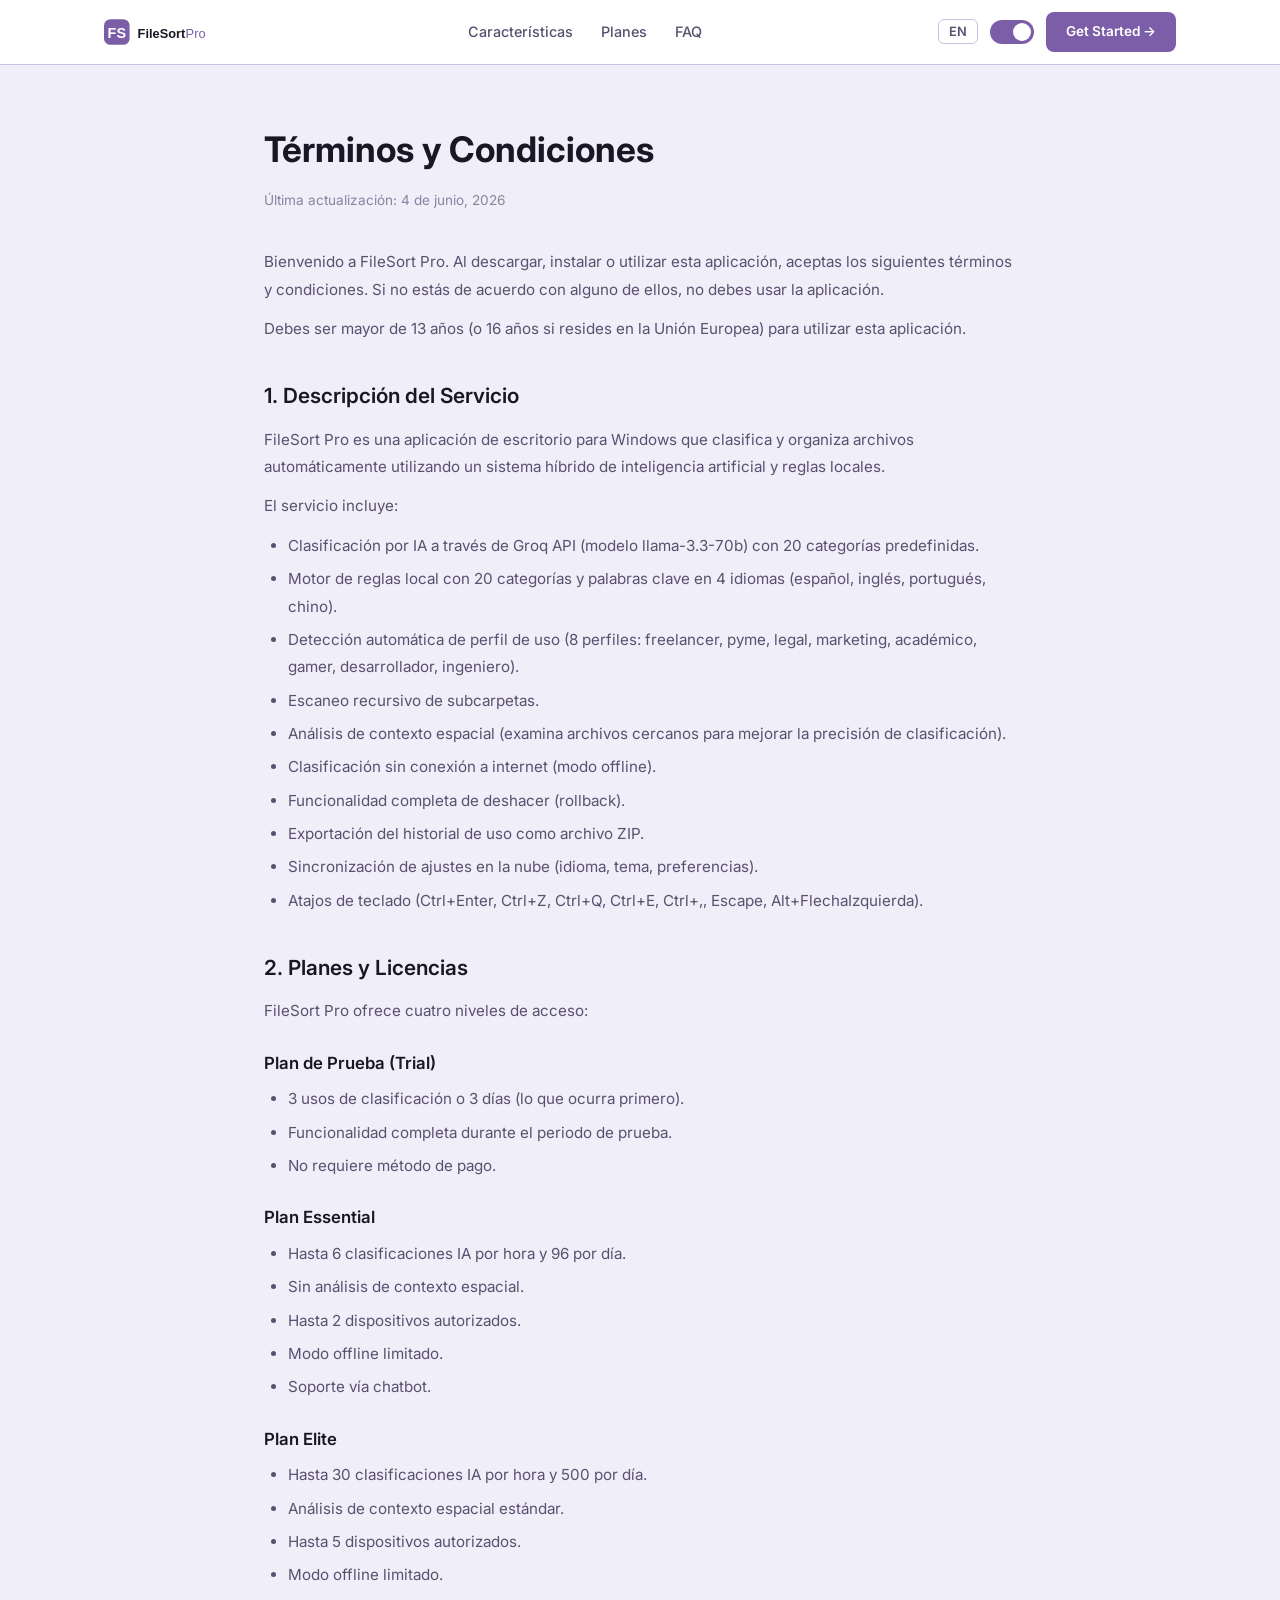
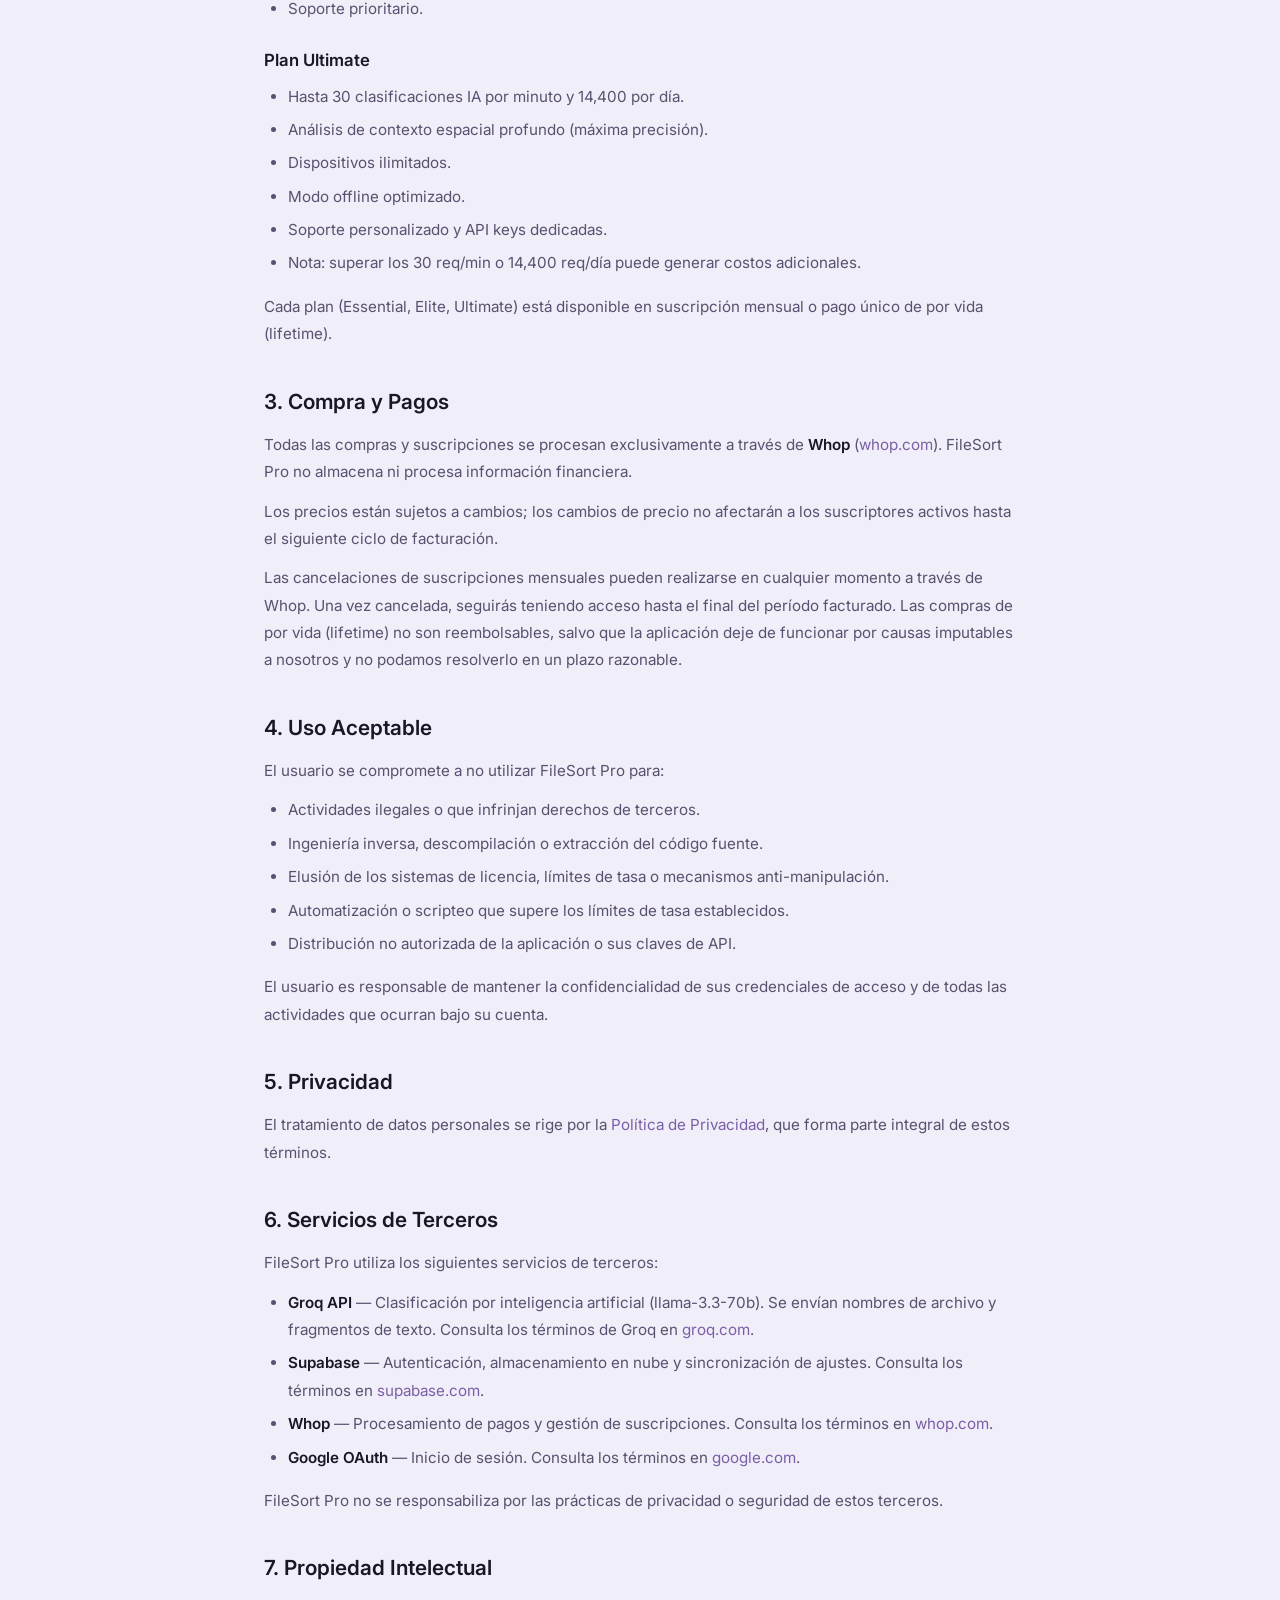
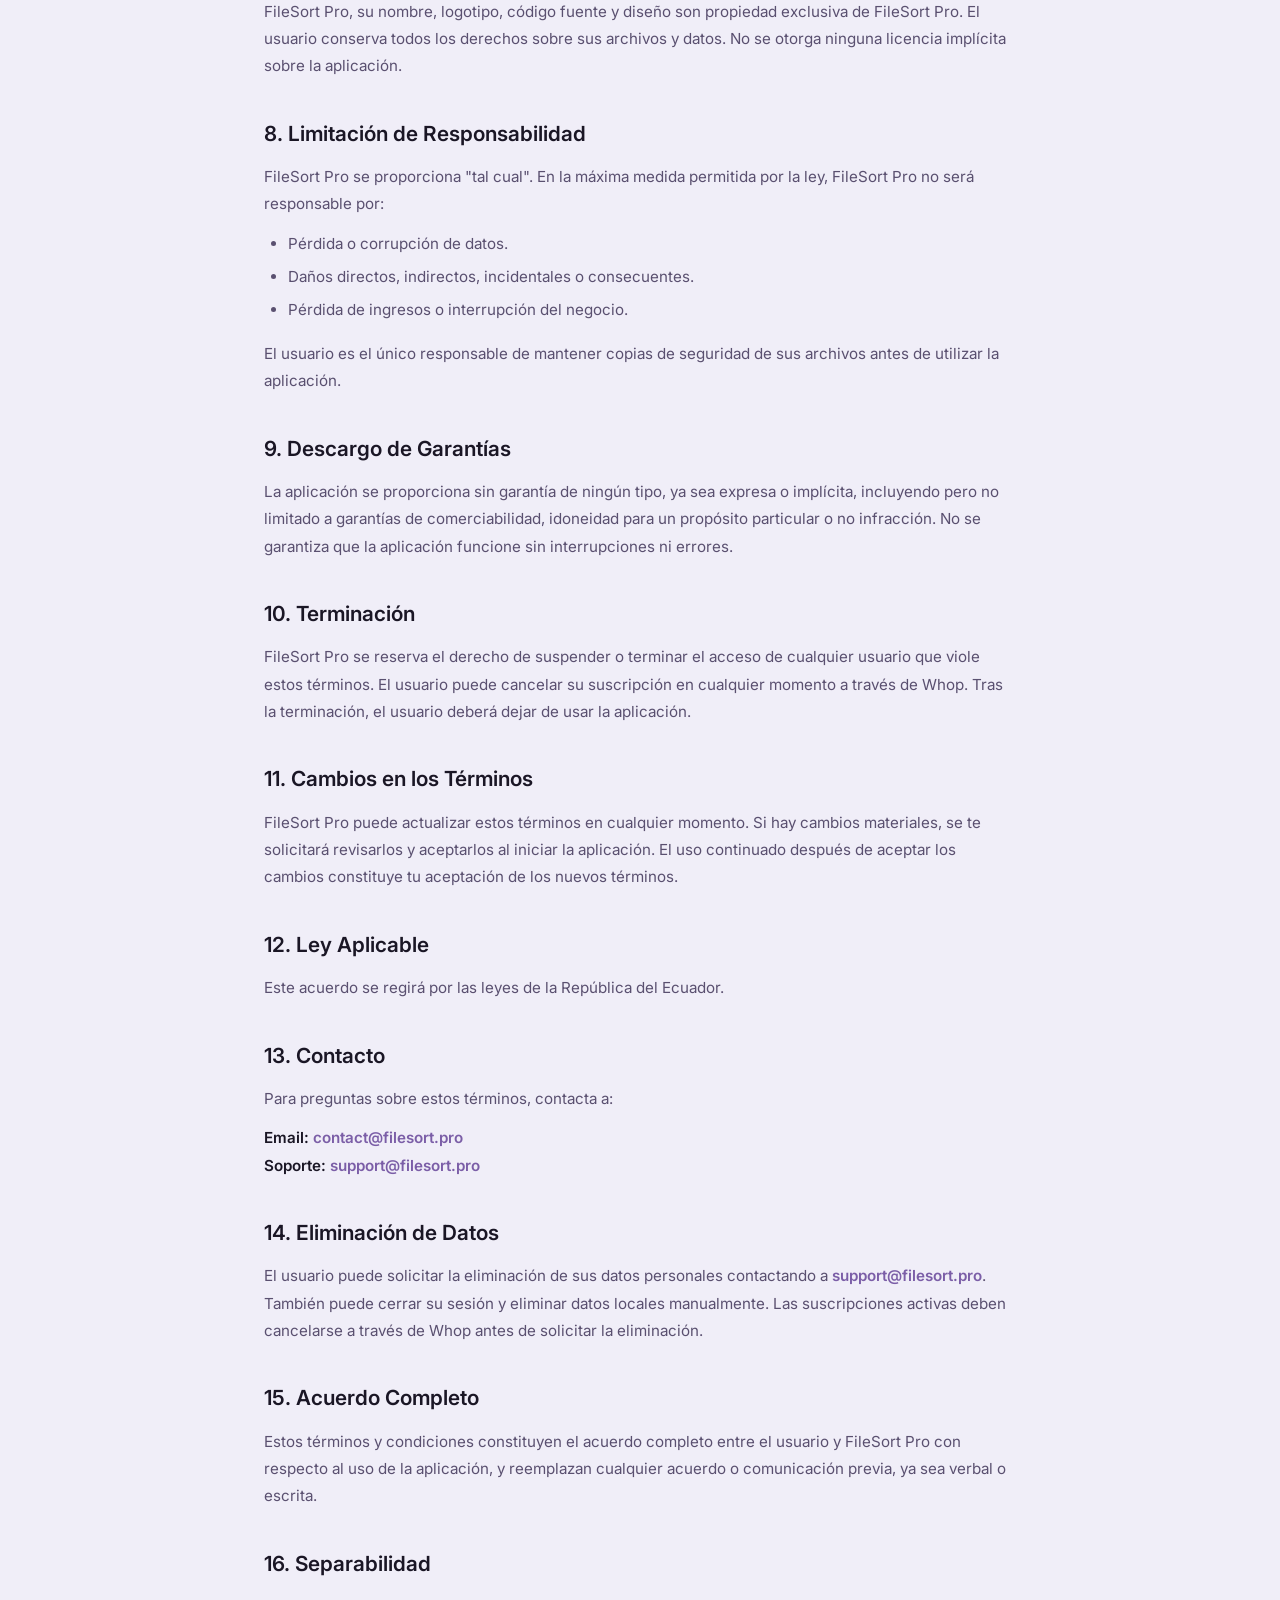
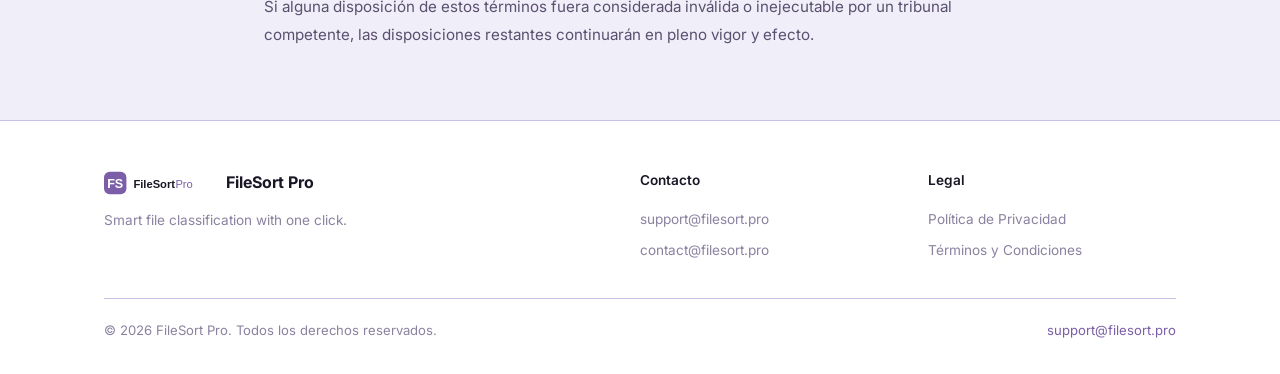
<file: terms.html>
<!DOCTYPE html>
<html lang="es" data-theme="dark">
<head>
  <meta charset="UTF-8">
  <meta name="viewport" content="width=device-width, initial-scale=1.0">
  <meta name="description" content="Terms and Conditions of FileSort Pro">
  <title>FileSort Pro — Terms & Conditions</title>
  <link rel="stylesheet" href="assets/css/style.css">
  <link rel="icon" type="image/svg+xml" href="data:image/svg+xml,%3Csvg xmlns='http://www.w3.org/2000/svg' viewBox='0 0 100 100'%3E%3Crect width='100' height='100' rx='20' fill='%237B5EA7'/%3E%3Ctext x='50' y='68' font-size='50' text-anchor='middle' fill='white' font-family='sans-serif' font-weight='bold'%3EFS%3C/text%3E%3C/svg%3E">
</head>
<body>

  <!-- ============================== HEADER ============================== -->
  <header class="header">
    <div class="container">
      <a href="/" class="header-logo">
        <img id="logo-dark" src="assets/img/logo-dark.svg" alt="FileSort Pro" style="display:block">
        <img id="logo-light" src="assets/img/logo-light.svg" alt="FileSort Pro" style="display:none">
      </a>

      <nav class="nav-desktop">
        <a href="/#features" data-es="Características" data-en="Features">Características</a>
        <a href="/#pricing" data-es="Planes" data-en="Pricing">Planes</a>
        <a href="/#faq" data-es="FAQ" data-en="FAQ">FAQ</a>
      </nav>

      <div class="header-actions">
        <button id="lang-toggle" class="lang-toggle">EN</button>

        <label class="theme-switch">
          <input type="checkbox" id="theme-toggle">
          <span class="theme-slider"></span>
        </label>

        <a href="https://whop.com/filesort-pro" class="btn-cta" target="_blank" rel="noopener">
          Get Started →
        </a>
      </div>

      <button class="mobile-menu-btn" aria-label="Menu">☰</button>
    </div>
  </header>

  <!-- ============================== CONTENT ES ============================== -->
  <section class="legal-page" id="content-es">
    <div class="container">
      <h1>Términos y Condiciones</h1>
      <p class="last-updated">Última actualización: 4 de junio, 2026</p>

      <p>Bienvenido a FileSort Pro. Al descargar, instalar o utilizar esta aplicación, aceptas los siguientes términos y condiciones. Si no estás de acuerdo con alguno de ellos, no debes usar la aplicación.</p>
      <p>Debes ser mayor de 13 años (o 16 años si resides en la Unión Europea) para utilizar esta aplicación.</p>

      <h2>1. Descripción del Servicio</h2>
      <p>FileSort Pro es una aplicación de escritorio para Windows que clasifica y organiza archivos automáticamente utilizando un sistema híbrido de inteligencia artificial y reglas locales.</p>
      <p>El servicio incluye:</p>
      <ul>
        <li>Clasificación por IA a través de Groq API (modelo llama-3.3-70b) con 20 categorías predefinidas.</li>
        <li>Motor de reglas local con 20 categorías y palabras clave en 4 idiomas (español, inglés, portugués, chino).</li>
        <li>Detección automática de perfil de uso (8 perfiles: freelancer, pyme, legal, marketing, académico, gamer, desarrollador, ingeniero).</li>
        <li>Escaneo recursivo de subcarpetas.</li>
        <li>Análisis de contexto espacial (examina archivos cercanos para mejorar la precisión de clasificación).</li>
        <li>Clasificación sin conexión a internet (modo offline).</li>
        <li>Funcionalidad completa de deshacer (rollback).</li>
        <li>Exportación del historial de uso como archivo ZIP.</li>
        <li>Sincronización de ajustes en la nube (idioma, tema, preferencias).</li>
        <li>Atajos de teclado (Ctrl+Enter, Ctrl+Z, Ctrl+Q, Ctrl+E, Ctrl+,, Escape, Alt+FlechaIzquierda).</li>
      </ul>

      <h2>2. Planes y Licencias</h2>
      <p>FileSort Pro ofrece cuatro niveles de acceso:</p>

      <h3>Plan de Prueba (Trial)</h3>
      <ul>
        <li>3 usos de clasificación o 3 días (lo que ocurra primero).</li>
        <li>Funcionalidad completa durante el periodo de prueba.</li>
        <li>No requiere método de pago.</li>
      </ul>

      <h3>Plan Essential</h3>
      <ul>
        <li>Hasta 6 clasificaciones IA por hora y 96 por día.</li>
        <li>Sin análisis de contexto espacial.</li>
        <li>Hasta 2 dispositivos autorizados.</li>
        <li>Modo offline limitado.</li>
        <li>Soporte vía chatbot.</li>
      </ul>

      <h3>Plan Elite</h3>
      <ul>
        <li>Hasta 30 clasificaciones IA por hora y 500 por día.</li>
        <li>Análisis de contexto espacial estándar.</li>
        <li>Hasta 5 dispositivos autorizados.</li>
        <li>Modo offline limitado.</li>
        <li>Soporte prioritario.</li>
      </ul>

      <h3>Plan Ultimate</h3>
      <ul>
        <li>Hasta 30 clasificaciones IA por minuto y 14,400 por día.</li>
        <li>Análisis de contexto espacial profundo (máxima precisión).</li>
        <li>Dispositivos ilimitados.</li>
        <li>Modo offline optimizado.</li>
        <li>Soporte personalizado y API keys dedicadas.</li>
        <li>Nota: superar los 30 req/min o 14,400 req/día puede generar costos adicionales.</li>
      </ul>

      <p>Cada plan (Essential, Elite, Ultimate) está disponible en suscripción mensual o pago único de por vida (lifetime).</p>

      <h2>3. Compra y Pagos</h2>
      <p>Todas las compras y suscripciones se procesan exclusivamente a través de <strong>Whop</strong> (<a href="https://whop.com" target="_blank" rel="noopener">whop.com</a>). FileSort Pro no almacena ni procesa información financiera.</p>
      <p>Los precios están sujetos a cambios; los cambios de precio no afectarán a los suscriptores activos hasta el siguiente ciclo de facturación.</p>
      <p>Las cancelaciones de suscripciones mensuales pueden realizarse en cualquier momento a través de Whop. Una vez cancelada, seguirás teniendo acceso hasta el final del período facturado. Las compras de por vida (lifetime) no son reembolsables, salvo que la aplicación deje de funcionar por causas imputables a nosotros y no podamos resolverlo en un plazo razonable.</p>

      <h2>4. Uso Aceptable</h2>
      <p>El usuario se compromete a no utilizar FileSort Pro para:</p>
      <ul>
        <li>Actividades ilegales o que infrinjan derechos de terceros.</li>
        <li>Ingeniería inversa, descompilación o extracción del código fuente.</li>
        <li>Elusión de los sistemas de licencia, límites de tasa o mecanismos anti-manipulación.</li>
        <li>Automatización o scripteo que supere los límites de tasa establecidos.</li>
        <li>Distribución no autorizada de la aplicación o sus claves de API.</li>
      </ul>
      <p>El usuario es responsable de mantener la confidencialidad de sus credenciales de acceso y de todas las actividades que ocurran bajo su cuenta.</p>

      <h2>5. Privacidad</h2>
      <p>El tratamiento de datos personales se rige por la <a href="privacy.html">Política de Privacidad</a>, que forma parte integral de estos términos.</p>

      <h2>6. Servicios de Terceros</h2>
      <p>FileSort Pro utiliza los siguientes servicios de terceros:</p>
      <ul>
        <li><strong>Groq API</strong> — Clasificación por inteligencia artificial (llama-3.3-70b). Se envían nombres de archivo y fragmentos de texto. Consulta los términos de Groq en <a href="https://groq.com" target="_blank" rel="noopener">groq.com</a>.</li>
        <li><strong>Supabase</strong> — Autenticación, almacenamiento en nube y sincronización de ajustes. Consulta los términos en <a href="https://supabase.com" target="_blank" rel="noopener">supabase.com</a>.</li>
        <li><strong>Whop</strong> — Procesamiento de pagos y gestión de suscripciones. Consulta los términos en <a href="https://whop.com" target="_blank" rel="noopener">whop.com</a>.</li>
        <li><strong>Google OAuth</strong> — Inicio de sesión. Consulta los términos en <a href="https://google.com" target="_blank" rel="noopener">google.com</a>.</li>
      </ul>
      <p>FileSort Pro no se responsabiliza por las prácticas de privacidad o seguridad de estos terceros.</p>

      <h2>7. Propiedad Intelectual</h2>
      <p>FileSort Pro, su nombre, logotipo, código fuente y diseño son propiedad exclusiva de FileSort Pro. El usuario conserva todos los derechos sobre sus archivos y datos. No se otorga ninguna licencia implícita sobre la aplicación.</p>

      <h2>8. Limitación de Responsabilidad</h2>
      <p>FileSort Pro se proporciona "tal cual". En la máxima medida permitida por la ley, FileSort Pro no será responsable por:</p>
      <ul>
        <li>Pérdida o corrupción de datos.</li>
        <li>Daños directos, indirectos, incidentales o consecuentes.</li>
        <li>Pérdida de ingresos o interrupción del negocio.</li>
      </ul>
      <p>El usuario es el único responsable de mantener copias de seguridad de sus archivos antes de utilizar la aplicación.</p>

      <h2>9. Descargo de Garantías</h2>
      <p>La aplicación se proporciona sin garantía de ningún tipo, ya sea expresa o implícita, incluyendo pero no limitado a garantías de comerciabilidad, idoneidad para un propósito particular o no infracción. No se garantiza que la aplicación funcione sin interrupciones ni errores.</p>

      <h2>10. Terminación</h2>
      <p>FileSort Pro se reserva el derecho de suspender o terminar el acceso de cualquier usuario que viole estos términos. El usuario puede cancelar su suscripción en cualquier momento a través de Whop. Tras la terminación, el usuario deberá dejar de usar la aplicación.</p>

      <h2>11. Cambios en los Términos</h2>
      <p>FileSort Pro puede actualizar estos términos en cualquier momento. Si hay cambios materiales, se te solicitará revisarlos y aceptarlos al iniciar la aplicación. El uso continuado después de aceptar los cambios constituye tu aceptación de los nuevos términos.</p>

      <h2>12. Ley Aplicable</h2>
      <p>Este acuerdo se regirá por las leyes de la República del Ecuador.</p>

      <h2>13. Contacto</h2>
      <p>Para preguntas sobre estos términos, contacta a:</p>
      <p>
        <strong>Email:</strong> <a href="mailto:contact@filesort.pro" class="contact-email">contact@filesort.pro</a><br>
        <strong>Soporte:</strong> <a href="mailto:support@filesort.pro" class="contact-email">support@filesort.pro</a>
      </p>

      <h2>14. Eliminación de Datos</h2>
      <p>El usuario puede solicitar la eliminación de sus datos personales contactando a <a href="mailto:support@filesort.pro" class="contact-email">support@filesort.pro</a>. También puede cerrar su sesión y eliminar datos locales manualmente. Las suscripciones activas deben cancelarse a través de Whop antes de solicitar la eliminación.</p>

      <h2>15. Acuerdo Completo</h2>
      <p>Estos términos y condiciones constituyen el acuerdo completo entre el usuario y FileSort Pro con respecto al uso de la aplicación, y reemplazan cualquier acuerdo o comunicación previa, ya sea verbal o escrita.</p>

      <h2>16. Separabilidad</h2>
      <p>Si alguna disposición de estos términos fuera considerada inválida o inejecutable por un tribunal competente, las disposiciones restantes continuarán en pleno vigor y efecto.</p>
    </div>
  </section>

  <!-- ============================== CONTENT EN ============================== -->
  <section class="legal-page" id="content-en" style="display:none">
    <div class="container">
      <h1>Terms and Conditions</h1>
      <p class="last-updated">Last updated: June 4, 2026</p>

      <p>Welcome to FileSort Pro. By downloading, installing, or using this application, you agree to the following terms and conditions. If you do not agree with any of them, you must not use the application.</p>
      <p>You must be at least 13 years old (or 16 if you reside in the European Union) to use this application.</p>

      <h2>1. Service Description</h2>
      <p>FileSort Pro is a Windows desktop application that automatically classifies and organizes files using a hybrid system of artificial intelligence and local rules.</p>
      <p>The service includes:</p>
      <ul>
        <li>AI classification via Groq API (llama-3.3-70b model) with 20 predefined categories.</li>
        <li>Local rules engine with 20 categories and keywords in 4 languages (Spanish, English, Portuguese, Chinese).</li>
        <li>Automatic usage profile detection (8 profiles: freelancer, SME, legal, marketing, academic, gamer, developer, engineer).</li>
        <li>Recursive subfolder scanning.</li>
        <li>Spatial context analysis (examines nearby files to improve classification accuracy).</li>
        <li>Offline classification (no internet connection required).</li>
        <li>Complete undo/rollback functionality.</li>
        <li>Export usage history as ZIP file.</li>
        <li>Cloud settings synchronization (language, theme, preferences).</li>
        <li>Keyboard shortcuts (Ctrl+Enter, Ctrl+Z, Ctrl+Q, Ctrl+E, Ctrl+,, Escape, Alt+LeftArrow).</li>
      </ul>

      <h2>2. Plans and Licenses</h2>
      <p>FileSort Pro offers four access tiers:</p>

      <h3>Trial Plan</h3>
      <ul>
        <li>3 classification uses or 3 days (whichever comes first).</li>
        <li>Full functionality during the trial period.</li>
        <li>No payment method required.</li>
      </ul>

      <h3>Essential Plan</h3>
      <ul>
        <li>Up to 6 AI classifications per hour and 96 per day.</li>
        <li>No spatial context analysis.</li>
        <li>Up to 2 authorized devices.</li>
        <li>Limited offline mode.</li>
        <li>Chatbot support.</li>
      </ul>

      <h3>Elite Plan</h3>
      <ul>
        <li>Up to 30 AI classifications per hour and 500 per day.</li>
        <li>Standard spatial context analysis.</li>
        <li>Up to 5 authorized devices.</li>
        <li>Limited offline mode.</li>
        <li>Priority support.</li>
      </ul>

      <h3>Ultimate Plan</h3>
      <ul>
        <li>Up to 30 AI classifications per minute and 14,400 per day.</li>
        <li>Deep spatial context analysis (maximum accuracy).</li>
        <li>Unlimited devices.</li>
        <li>Optimized offline mode.</li>
        <li>Custom support and dedicated API keys.</li>
        <li>Note: exceeding 30 req/min or 14,400 req/day may incur additional costs.</li>
      </ul>

      <p>Each plan (Essential, Elite, Ultimate) is available as a monthly subscription or a one-time lifetime payment.</p>

      <h2>3. Purchases and Payments</h2>
      <p>All purchases and subscriptions are processed exclusively through <strong>Whop</strong> (<a href="https://whop.com" target="_blank" rel="noopener">whop.com</a>). FileSort Pro does not store or process financial information.</p>
      <p>Prices are subject to change; price changes will not affect active subscribers until the next billing cycle.</p>
      <p>Cancellations of monthly subscriptions can be made at any time through Whop. Once cancelled, you will continue to have access until the end of the billing period. Lifetime purchases are non-refundable once the license key has been activated, except as required by applicable consumer law.</p>

      <h2>4. Acceptable Use</h2>
      <p>The user agrees not to use FileSort Pro for:</p>
      <ul>
        <li>Illegal activities or infringement of third-party rights.</li>
        <li>Reverse engineering, decompilation, or extraction of source code.</li>
        <li>Circumvention of license systems, rate limits, or anti-tamper mechanisms.</li>
        <li>Automation or scripting that exceeds established rate limits.</li>
        <li>Unauthorized distribution of the application or its API keys.</li>
      </ul>
      <p>The user is responsible for maintaining the confidentiality of their access credentials and for all activities that occur under their account.</p>

      <h2>5. Privacy</h2>
      <p>Personal data processing is governed by our <a href="privacy.html">Privacy Policy</a>, which is an integral part of these terms.</p>

      <h2>6. Third-Party Services</h2>
      <p>FileSort Pro uses the following third-party services:</p>
      <ul>
        <li><strong>Groq API</strong> — AI classification (llama-3.3-70b). File names and text snippets are sent. See Groq's terms at <a href="https://groq.com" target="_blank" rel="noopener">groq.com</a>.</li>
        <li><strong>Supabase</strong> — Authentication, cloud storage, and settings sync. See Supabase's terms at <a href="https://supabase.com" target="_blank" rel="noopener">supabase.com</a>.</li>
        <li><strong>Whop</strong> — Payment processing and subscription management. See Whop's terms at <a href="https://whop.com" target="_blank" rel="noopener">whop.com</a>.</li>
        <li><strong>Google OAuth</strong> — Login authentication. See Google's terms at <a href="https://google.com" target="_blank" rel="noopener">google.com</a>.</li>
      </ul>
      <p>FileSort Pro is not responsible for the privacy or security practices of these third parties.</p>

      <h2>7. Intellectual Property</h2>
      <p>FileSort Pro, its name, logo, source code, and design are the exclusive property of FileSort Pro. The user retains all rights to their files and data. No implied license is granted to the application.</p>

      <h2>8. Limitation of Liability</h2>
      <p>FileSort Pro is provided "as is". To the maximum extent permitted by law, FileSort Pro shall not be liable for:</p>
      <ul>
        <li>Data loss or corruption.</li>
        <li>Direct, indirect, incidental, or consequential damages.</li>
        <li>Loss of revenue or business interruption.</li>
      </ul>
      <p>The user is solely responsible for maintaining backup copies of their files before using the application.</p>

      <h2>9. Disclaimer of Warranties</h2>
      <p>The application is provided without warranty of any kind, express or implied, including but not limited to warranties of merchantability, fitness for a particular purpose, or non-infringement. No guarantee is made that the application will operate without interruption or errors.</p>

      <h2>10. Termination</h2>
      <p>FileSort Pro reserves the right to suspend or terminate access for any user who violates these terms. The user may cancel their subscription at any time through Whop. Upon termination, the user must cease using the application.</p>

      <h2>11. Changes to These Terms</h2>
      <p>FileSort Pro may update these terms at any time. If material changes are made, you will be prompted to review and accept them upon launching the application. Continued use after accepting changes constitutes your acceptance of the new terms.</p>

      <h2>12. Governing Law</h2>
      <p>This agreement shall be governed by the laws of the Republic of Ecuador.</p>

      <h2>13. Contact</h2>
      <p>For questions about these terms, contact:</p>
      <p>
        <strong>Email:</strong> <a href="mailto:contact@filesort.pro" class="contact-email">contact@filesort.pro</a><br>
        <strong>Support:</strong> <a href="mailto:support@filesort.pro" class="contact-email">support@filesort.pro</a>
      </p>

      <h2>14. Data Deletion</h2>
      <p>Users may request deletion of their personal data by contacting <a href="mailto:support@filesort.pro" class="contact-email">support@filesort.pro</a>. Users may also log out and delete local data manually. Active subscriptions must be canceled through Whop before requesting deletion.</p>

      <h2>15. Entire Agreement</h2>
      <p>These terms and conditions constitute the entire agreement between the user and FileSort Pro regarding the use of the application, and supersede any prior agreements or communications, whether verbal or written.</p>

      <h2>16. Severability</h2>
      <p>If any provision of these terms is found to be invalid or unenforceable by a competent court, the remaining provisions shall continue in full force and effect.</p>
    </div>
  </section>

  <!-- ============================== FOOTER ============================== -->
  <footer class="footer">
    <div class="container">
      <div class="footer-grid">
        <div class="footer-brand">
          <div class="footer-logo">
            <img id="logo-dark-footer" src="assets/img/logo-dark.svg" alt="FileSort Pro" style="display:block;height:28px">
            <img id="logo-light-footer" src="assets/img/logo-light.svg" alt="FileSort Pro" style="display:none;height:28px">
            <span>FileSort Pro</span>
          </div>
          <p>Smart file classification with one click.</p>
        </div>
        <div class="footer-col" id="footer-contact-es">
          <h4>Contacto</h4>
          <a href="mailto:support@filesort.pro">support@filesort.pro</a>
          <a href="mailto:contact@filesort.pro">contact@filesort.pro</a>
        </div>
        <div class="footer-col" id="footer-contact-en" style="display:none">
          <h4>Contact</h4>
          <a href="mailto:support@filesort.pro">support@filesort.pro</a>
          <a href="mailto:contact@filesort.pro">contact@filesort.pro</a>
        </div>
        <div class="footer-col" id="footer-legal-es">
          <h4>Legal</h4>
          <a href="privacy.html">Política de Privacidad</a>
          <a href="terms.html">Términos y Condiciones</a>
        </div>
        <div class="footer-col" id="footer-legal-en" style="display:none">
          <h4>Legal</h4>
          <a href="privacy.html">Privacy Policy</a>
          <a href="terms.html">Terms and Conditions</a>
        </div>
      </div>
      <div class="footer-bottom">
        <p id="footer-copy-es">© 2026 FileSort Pro. Todos los derechos reservados.</p>
        <p id="footer-copy-en" style="display:none">© 2026 FileSort Pro. All rights reserved.</p>
        <p><a href="mailto:support@filesort.pro">support@filesort.pro</a></p>
      </div>
    </div>
  </footer>

  <script src="assets/js/theme.js"></script>
  <script>
    // ── Idioma ──────────────────────────────────────────────────────────
    var currentLang = 'es';

    function setLanguage(lang) {
      currentLang = lang;
      var show = lang === 'en' ? 'block' : 'none';
      var hide = lang === 'en' ? 'none' : 'block';

      document.getElementById('content-en').style.display = show;
      document.getElementById('content-es').style.display = hide;
      document.getElementById('footer-contact-en').style.display = show;
      document.getElementById('footer-contact-es').style.display = hide;
      document.getElementById('footer-legal-en').style.display = show;
      document.getElementById('footer-legal-es').style.display = hide;
      document.getElementById('footer-copy-en').style.display = show;
      document.getElementById('footer-copy-es').style.display = hide;

      document.querySelector('html').setAttribute('lang', lang);
      document.getElementById('lang-toggle').textContent = lang === 'en' ? 'ES' : 'EN';

      // Nav items
      document.querySelectorAll('.nav-desktop a').forEach(function(a) {
        var text = a.getAttribute('data-' + lang);
        if (text) a.textContent = text;
      });
    }

    // Detect ?lang= param
    var params = new URLSearchParams(window.location.search);
    var langParam = params.get('lang');
    if (langParam === 'en' || langParam === 'es') {
      setLanguage(langParam);
    }

    // Toggle button
    document.getElementById('lang-toggle').addEventListener('click', function() {
      setLanguage(currentLang === 'en' ? 'es' : 'en');
    });

    // Mobile menu
    document.querySelector('.mobile-menu-btn').addEventListener('click', function() {
      var nav = document.querySelector('.nav-desktop');
      nav.style.display = nav.style.display === 'flex' ? 'none' : 'flex';
    });

    // Theme observer for footer logos
    var observer = new MutationObserver(function() {
      var theme = document.documentElement.getAttribute('data-theme');
      document.querySelectorAll('#logo-dark-footer, #logo-light-footer').forEach(function(el) {
        var isDark = el.id === 'logo-dark-footer';
        el.style.display = theme === 'dark' && isDark ? 'block' : theme === 'light' && !isDark ? 'block' : 'none';
      });
    });
    observer.observe(document.documentElement, { attributes: true, attributeFilter: ['data-theme'] });
  </script>
</body>
</html>
</file>
<file: assets/css/style.css>
/* ==========================================================================
   FileSort Pro — Design System
   Basado en ui/theme.py (customtkinter)
   ========================================================================== */

@import url('https://fonts.googleapis.com/css2?family=Inter:wght@400;500;600;700;800&display=swap');

:root,
[data-theme="dark"] {
  --bg-main: #0F1117;
  --bg-surface: #1A1D27;
  --bg-elevated: #22263A;
  --bg-input: #2A2E42;
  --accent: #7B5EA7;
  --accent-hover: #9B7EC7;
  --accent-light: #C3A9E8;
  --accent-soft: #2A2440;
  --accent-glow: #7B5EA740;
  --text-primary: #F0F0F8;
  --text-secondary: #9A9AB0;
  --text-muted: #5A5A7A;
  --success: #4CAF82;
  --warning: #F0A050;
  --error: #E05A5A;
  --info: #5090E0;
  --border: #2E3248;
  --border-focused: #7B5EA7;
  --switch-off: #3A3E55;
  --shadow: 0 4px 24px rgba(0,0,0,0.4);
  --shadow-lg: 0 8px 48px rgba(0,0,0,0.5);
}

[data-theme="light"] {
  --bg-main: #F0EEF8;
  --bg-surface: #FFFFFF;
  --bg-elevated: #FFFFFF;
  --bg-input: #EEEAF8;
  --accent: #7B5EA7;
  --accent-hover: #6A4F94;
  --accent-light: #C3A9E8;
  --accent-soft: #E8E0FF;
  --accent-glow: #7B5EA740;
  --text-primary: #1A1625;
  --text-secondary: #5A5070;
  --text-muted: #8B82A0;
  --success: #4CAF82;
  --warning: #F0A050;
  --error: #E05A5A;
  --info: #5090E0;
  --border: #C8C0E8;
  --border-focused: #7B5EA7;
  --switch-off: #D0CCE5;
  --shadow: 0 4px 24px rgba(123,94,167,0.1);
  --shadow-lg: 0 8px 48px rgba(123,94,167,0.15);
}

/* --- Reset --- */
*, *::before, *::after {
  margin: 0;
  padding: 0;
  box-sizing: border-box;
}

html {
  scroll-behavior: smooth;
}

body {
  font-family: 'Inter', -apple-system, BlinkMacSystemFont, 'Segoe UI', sans-serif;
  background-color: var(--bg-main);
  color: var(--text-secondary);
  line-height: 1.7;
  transition: background-color 0.3s ease, color 0.3s ease;
  -webkit-font-smoothing: antialiased;
}

a {
  color: var(--accent);
  text-decoration: none;
  transition: color 0.2s ease;
}

a:hover {
  color: var(--accent-hover);
}

img {
  max-width: 100%;
  height: auto;
  display: block;
}

ul { list-style: none; }

.container {
  max-width: 1120px;
  margin: 0 auto;
  padding: 0 24px;
}

.section {
  padding: 80px 0;
}

.section-title {
  font-size: 2rem;
  font-weight: 700;
  color: var(--text-primary);
  text-align: center;
  margin-bottom: 12px;
  transition: color 0.3s ease;
}

.section-subtitle {
  font-size: 1.05rem;
  color: var(--text-secondary);
  text-align: center;
  max-width: 600px;
  margin: 0 auto 48px;
  transition: color 0.3s ease;
}

/* ==========================================================================
   Header / Nav
   ========================================================================== */

.header {
  position: fixed;
  top: 0;
  left: 0;
  right: 0;
  z-index: 1000;
  background-color: var(--bg-surface);
  border-bottom: 1px solid var(--border);
  transition: background-color 0.3s ease, border-color 0.3s ease;
}

.header .container {
  display: flex;
  align-items: center;
  justify-content: space-between;
  height: 64px;
}

.header-logo {
  display: flex;
  align-items: center;
  gap: 10px;
  color: var(--text-primary);
  font-weight: 700;
  font-size: 1.1rem;
  transition: color 0.3s ease;
}

.header-logo img {
  height: 32px;
  width: auto;
}

.nav-desktop {
  display: flex;
  align-items: center;
  gap: 28px;
}

.nav-desktop a {
  font-size: 0.9rem;
  font-weight: 500;
  color: var(--text-secondary);
  transition: color 0.2s ease;
}

.nav-desktop a:hover {
  color: var(--accent);
}

.header-actions {
  display: flex;
  align-items: center;
  gap: 12px;
}

/* --- Theme Toggle Switch --- */
.theme-switch {
  position: relative;
  width: 44px;
  height: 24px;
  flex-shrink: 0;
}

.theme-switch input {
  opacity: 0;
  width: 0;
  height: 0;
}

.theme-slider {
  position: absolute;
  cursor: pointer;
  inset: 0;
  background-color: var(--switch-off);
  border-radius: 24px;
  transition: background-color 0.3s ease;
}

.theme-slider::before {
  content: "";
  position: absolute;
  height: 18px;
  width: 18px;
  left: 3px;
  bottom: 3px;
  background-color: #fff;
  border-radius: 50%;
  transition: transform 0.3s ease;
}

.theme-switch input:checked + .theme-slider {
  background-color: var(--accent);
}

.theme-switch input:checked + .theme-slider::before {
  transform: translateX(20px);
}

/* --- Language Toggle --- */
.lang-toggle {
  background: none;
  border: 1px solid var(--border);
  color: var(--text-secondary);
  padding: 4px 10px;
  border-radius: 6px;
  font-size: 0.8rem;
  font-family: inherit;
  font-weight: 600;
  cursor: pointer;
  transition: background-color 0.2s ease, border-color 0.2s ease, color 0.2s ease;
}

.lang-toggle:hover {
  background-color: var(--bg-input);
  border-color: var(--accent);
  color: var(--accent);
}

/* --- CTA Button (header) --- */
.btn-cta {
  display: inline-flex;
  align-items: center;
  gap: 6px;
  background-color: var(--accent);
  color: #fff;
  padding: 8px 20px;
  border-radius: 8px;
  font-size: 0.85rem;
  font-weight: 600;
  font-family: inherit;
  border: none;
  cursor: pointer;
  transition: background-color 0.2s ease, box-shadow 0.2s ease;
}

.btn-cta:hover {
  background-color: var(--accent-hover);
  box-shadow: 0 0 20px var(--accent-glow);
  color: #fff;
}

/* --- Mobile menu --- */
.mobile-menu-btn {
  display: none;
  background: none;
  border: none;
  color: var(--text-primary);
  font-size: 1.5rem;
  cursor: pointer;
  transition: color 0.2s ease;
}

/* ==========================================================================
   Hero
   ========================================================================== */

.hero {
  padding: 140px 0 80px;
  position: relative;
  overflow: hidden;
}

.hero::before {
  content: '';
  position: absolute;
  top: -50%;
  right: -20%;
  width: 600px;
  height: 600px;
  background: radial-gradient(circle, var(--accent-glow) 0%, transparent 70%);
  pointer-events: none;
}

.hero .container {
  display: grid;
  grid-template-columns: 1fr 1fr;
  gap: 48px;
  align-items: center;
}

.hero-content h1 {
  font-size: 2.8rem;
  font-weight: 800;
  color: var(--text-primary);
  line-height: 1.2;
  margin-bottom: 16px;
  transition: color 0.3s ease;
}

.hero-content p {
  font-size: 1.1rem;
  color: var(--text-secondary);
  margin-bottom: 28px;
  max-width: 480px;
  transition: color 0.3s ease;
}

.hero-tags {
  display: flex;
  flex-wrap: wrap;
  gap: 8px;
  margin-bottom: 28px;
}

.hero-tags span {
  font-size: 0.8rem;
  color: var(--text-muted);
  background-color: var(--bg-surface);
  border: 1px solid var(--border);
  padding: 4px 12px;
  border-radius: 20px;
  transition: background-color 0.3s ease, border-color 0.3s ease, color 0.3s ease;
}

.hero-buttons {
  display: flex;
  flex-wrap: wrap;
  gap: 12px;
}

.btn-primary {
  display: inline-flex;
  align-items: center;
  gap: 8px;
  background-color: var(--accent);
  color: #fff;
  padding: 12px 28px;
  border-radius: 8px;
  font-size: 0.95rem;
  font-weight: 600;
  font-family: inherit;
  border: none;
  cursor: pointer;
  transition: background-color 0.2s ease, box-shadow 0.2s ease;
}

.btn-primary:hover {
  background-color: var(--accent-hover);
  box-shadow: 0 0 24px var(--accent-glow);
  color: #fff;
}

.btn-secondary {
  display: inline-flex;
  align-items: center;
  gap: 8px;
  background-color: transparent;
  color: var(--text-primary);
  padding: 12px 28px;
  border-radius: 8px;
  font-size: 0.95rem;
  font-weight: 600;
  font-family: inherit;
  border: 1px solid var(--border);
  cursor: pointer;
  transition: background-color 0.2s ease, border-color 0.2s ease, color 0.2s ease;
}

.btn-secondary:hover {
  background-color: var(--bg-surface);
  border-color: var(--accent);
  color: var(--accent);
}

.hero-image {
  display: flex;
  align-items: center;
  justify-content: center;
}

.hero-mockup {
  width: 100%;
  aspect-ratio: 16/10;
  background-color: var(--bg-elevated);
  border: 1px solid var(--border);
  border-radius: 12px;
  display: flex;
  align-items: center;
  justify-content: center;
  color: var(--text-muted);
  font-size: 1rem;
  transition: background-color 0.3s ease, border-color 0.3s ease, color 0.3s ease;
  overflow: hidden;
}

.hero-mockup img {
  width: 100%;
  height: 100%;
  object-fit: cover;
  border-radius: 12px;
}

/* ==========================================================================
   Features
   ========================================================================== */

.features-grid {
  display: grid;
  grid-template-columns: repeat(4, 1fr);
  gap: 20px;
}

.feature-card {
  background-color: var(--bg-elevated);
  border: 1px solid var(--border);
  border-radius: 12px;
  padding: 28px 24px;
  transition: background-color 0.3s ease, border-color 0.3s ease, transform 0.2s ease, box-shadow 0.2s ease;
}

.feature-card:hover {
  transform: translateY(-2px);
  box-shadow: var(--shadow);
}

.feature-icon {
  font-size: 1.8rem;
  margin-bottom: 14px;
  display: block;
}

.feature-card h3 {
  font-size: 1.05rem;
  font-weight: 600;
  color: var(--text-primary);
  margin-bottom: 8px;
  transition: color 0.3s ease;
}

.feature-card p {
  font-size: 0.88rem;
  color: var(--text-secondary);
  line-height: 1.6;
  transition: color 0.3s ease;
}

/* ==========================================================================
   Pricing
   ========================================================================== */

.pricing-grid {
  display: grid;
  grid-template-columns: repeat(3, 1fr);
  gap: 24px;
  align-items: start;
}

.pricing-card {
  background-color: var(--bg-elevated);
  border: 1px solid var(--border);
  border-radius: 16px;
  padding: 32px 28px;
  position: relative;
  transition: background-color 0.3s ease, border-color 0.3s ease, transform 0.2s ease, box-shadow 0.2s ease;
}

.pricing-card:hover {
  transform: translateY(-4px);
  box-shadow: var(--shadow-lg);
}

.pricing-card.featured {
  border-color: var(--accent);
  box-shadow: 0 0 0 2px var(--accent-glow), var(--shadow-lg);
  transform: scale(1.03);
}

.pricing-card.featured:hover {
  transform: scale(1.03) translateY(-4px);
}

.pricing-badge {
  position: absolute;
  top: -12px;
  left: 50%;
  transform: translateX(-50%);
  background-color: var(--accent);
  color: #fff;
  padding: 4px 16px;
  border-radius: 20px;
  font-size: 0.78rem;
  font-weight: 600;
  white-space: nowrap;
}

.pricing-header {
  text-align: center;
  margin-bottom: 24px;
}

.tier-icon {
  font-size: 2rem;
  display: block;
  margin-bottom: 8px;
}

.pricing-header h3 {
  font-size: 1.4rem;
  font-weight: 700;
  color: var(--text-primary);
  margin-bottom: 4px;
  transition: color 0.3s ease;
}

.pricing-header .tier-desc {
  font-size: 0.85rem;
  color: var(--text-muted);
  transition: color 0.3s ease;
}

.price-box {
  text-align: center;
  margin-bottom: 8px;
}

.price-box .amount {
  font-size: 2.4rem;
  font-weight: 800;
  color: var(--text-primary);
  transition: color 0.3s ease;
}

.price-box .period {
  font-size: 0.95rem;
  color: var(--text-muted);
  transition: color 0.3s ease;
}

.price-lifetime {
  text-align: center;
  font-size: 0.88rem;
  color: var(--text-secondary);
  margin-bottom: 24px;
  transition: color 0.3s ease;
}

.pricing-divider {
  height: 1px;
  background-color: var(--border);
  margin: 20px 0;
  transition: background-color 0.3s ease;
}

.pricing-benefits {
  margin-bottom: 24px;
}

.pricing-benefits li {
  display: flex;
  align-items: flex-start;
  gap: 10px;
  font-size: 0.88rem;
  color: var(--text-secondary);
  padding: 6px 0;
  transition: color 0.3s ease;
}

.pricing-benefits li .check {
  color: var(--success);
  flex-shrink: 0;
  font-weight: 700;
}

.pricing-benefits li .warn {
  color: var(--warning);
  flex-shrink: 0;
}

.pricing-benefits li .star {
  color: var(--accent);
  flex-shrink: 0;
}

.pricing-actions {
  display: flex;
  flex-direction: column;
  gap: 8px;
}

.btn-pricing {
  display: block;
  width: 100%;
  text-align: center;
  background-color: var(--accent);
  color: #fff;
  padding: 12px;
  border-radius: 8px;
  font-size: 0.9rem;
  font-weight: 600;
  font-family: inherit;
  border: none;
  cursor: pointer;
  transition: background-color 0.2s ease, box-shadow 0.2s ease;
}

.btn-pricing:hover {
  background-color: var(--accent-hover);
  box-shadow: 0 0 20px var(--accent-glow);
  color: #fff;
}

.btn-pricing-outline {
  display: block;
  width: 100%;
  text-align: center;
  background-color: transparent;
  color: var(--text-primary);
  padding: 12px;
  border-radius: 8px;
  font-size: 0.85rem;
  font-weight: 500;
  font-family: inherit;
  border: 1px solid var(--border);
  cursor: pointer;
  transition: background-color 0.2s ease, border-color 0.2s ease, color 0.2s ease;
}

.btn-pricing-outline:hover {
  background-color: var(--bg-surface);
  border-color: var(--accent);
  color: var(--accent);
}

/* ==========================================================================
   FAQ - Accordion
   ========================================================================== */

.faq-list {
  max-width: 720px;
  margin: 0 auto;
  display: flex;
  flex-direction: column;
  gap: 12px;
}

.faq-item {
  background-color: var(--bg-surface);
  border: 1px solid var(--border);
  border-radius: 12px;
  overflow: hidden;
  transition: background-color 0.3s ease, border-color 0.3s ease;
}

.faq-question {
  width: 100%;
  display: flex;
  justify-content: space-between;
  align-items: center;
  padding: 18px 24px;
  background: none;
  border: none;
  color: var(--text-primary);
  font-size: 0.95rem;
  font-weight: 600;
  font-family: inherit;
  cursor: pointer;
  text-align: left;
  transition: color 0.3s ease;
}

.faq-question:hover {
  color: var(--accent);
}

.faq-icon {
  font-size: 1.2rem;
  transition: transform 0.3s ease;
  color: var(--text-muted);
}

.faq-item.active .faq-icon {
  transform: rotate(45deg);
}

.faq-answer {
  max-height: 0;
  overflow: hidden;
  transition: max-height 0.3s ease, padding 0.3s ease;
}

.faq-item.active .faq-answer {
  max-height: 300px;
  padding: 0 24px 18px;
}

.faq-answer p {
  font-size: 0.9rem;
  color: var(--text-secondary);
  line-height: 1.7;
  transition: color 0.3s ease;
}

.faq-answer a {
  color: var(--accent);
  font-weight: 500;
}

/* ==========================================================================
   Footer
   ========================================================================== */

.footer {
  background-color: var(--bg-surface);
  border-top: 1px solid var(--border);
  padding: 48px 0 32px;
  transition: background-color 0.3s ease, border-color 0.3s ease;
}

.footer-grid {
  display: grid;
  grid-template-columns: 2fr 1fr 1fr;
  gap: 40px;
  margin-bottom: 32px;
}

.footer-brand .footer-logo {
  display: flex;
  align-items: center;
  gap: 10px;
  margin-bottom: 12px;
}

.footer-brand .footer-logo img {
  height: 28px;
  width: auto;
}

.footer-brand .footer-logo span {
  font-size: 1rem;
  font-weight: 700;
  color: var(--text-primary);
  transition: color 0.3s ease;
}

.footer-brand p {
  font-size: 0.85rem;
  color: var(--text-muted);
  max-width: 280px;
  transition: color 0.3s ease;
}

.footer-col h4 {
  font-size: 0.85rem;
  font-weight: 600;
  color: var(--text-primary);
  margin-bottom: 12px;
  transition: color 0.3s ease;
}

.footer-col a {
  display: block;
  font-size: 0.85rem;
  color: var(--text-muted);
  padding: 4px 0;
  transition: color 0.2s ease;
}

.footer-col a:hover {
  color: var(--accent);
}

.footer-bottom {
  border-top: 1px solid var(--border);
  padding-top: 20px;
  display: flex;
  justify-content: space-between;
  align-items: center;
  flex-wrap: wrap;
  gap: 12px;
  transition: border-color 0.3s ease;
}

.footer-bottom p {
  font-size: 0.82rem;
  color: var(--text-muted);
  transition: color 0.3s ease;
}

/* ==========================================================================
   Legal pages (privacy, terms, 404)
   ========================================================================== */

.legal-page {
  padding: 120px 0 60px;
  min-height: 100vh;
}

.legal-page .container {
  max-width: 800px;
}

.legal-page h1 {
  font-size: 2.2rem;
  font-weight: 700;
  color: var(--text-primary);
  margin-bottom: 8px;
  transition: color 0.3s ease;
}

.legal-page .last-updated {
  font-size: 0.85rem;
  color: var(--text-muted);
  margin-bottom: 36px;
  transition: color 0.3s ease;
}

.legal-page h2 {
  font-size: 1.3rem;
  font-weight: 600;
  color: var(--text-primary);
  margin-top: 36px;
  margin-bottom: 12px;
  transition: color 0.3s ease;
}

.legal-page h3 {
  font-size: 1.05rem;
  font-weight: 600;
  color: var(--text-primary);
  margin-top: 24px;
  margin-bottom: 8px;
  transition: color 0.3s ease;
}

.legal-page p,
.legal-page li {
  font-size: 0.95rem;
  color: var(--text-secondary);
  line-height: 1.8;
  margin-bottom: 12px;
  transition: color 0.3s ease;
}

.legal-page ul {
  list-style: disc;
  padding-left: 24px;
  margin-bottom: 16px;
}

.legal-page li {
  margin-bottom: 6px;
}

.legal-page strong {
  color: var(--text-primary);
  font-weight: 600;
  transition: color 0.3s ease;
}

.legal-page .contact-email {
  color: var(--accent);
  font-weight: 600;
}

/* ==========================================================================
   404
   ========================================================================== */

.error-page {
  display: flex;
  flex-direction: column;
  align-items: center;
  justify-content: center;
  min-height: 100vh;
  text-align: center;
  padding: 24px;
}

.error-page .error-code {
  font-size: 6rem;
  font-weight: 800;
  color: var(--accent);
  line-height: 1;
  margin-bottom: 16px;
  transition: color 0.3s ease;
}

.error-page h1 {
  font-size: 1.5rem;
  font-weight: 600;
  color: var(--text-primary);
  margin-bottom: 12px;
  transition: color 0.3s ease;
}

.error-page p {
  font-size: 1rem;
  color: var(--text-secondary);
  margin-bottom: 28px;
  max-width: 400px;
  transition: color 0.3s ease;
}

/* ==========================================================================
   Responsive
   ========================================================================== */

@media (max-width: 1024px) {
  .hero .container {
    grid-template-columns: 1fr;
    text-align: center;
  }

  .hero-content p {
    margin: 0 auto 28px;
  }

  .hero-buttons {
    justify-content: center;
  }

  .hero-tags {
    justify-content: center;
  }

  .features-grid {
    grid-template-columns: repeat(2, 1fr);
  }

  .pricing-grid {
    grid-template-columns: 1fr;
    max-width: 420px;
    margin: 0 auto;
  }

  .pricing-card.featured {
    transform: none;
  }

  .pricing-card.featured:hover {
    transform: translateY(-4px);
  }

  .footer-grid {
    grid-template-columns: 1fr 1fr;
  }
}

@media (max-width: 768px) {
  .nav-desktop {
    display: none;
  }

  .mobile-menu-btn {
    display: block;
  }

  .hero {
    padding: 120px 0 48px;
  }

  .hero-content h1 {
    font-size: 2rem;
  }

  .features-grid {
    grid-template-columns: 1fr;
  }

  .section {
    padding: 48px 0;
  }

  .footer-grid {
    grid-template-columns: 1fr;
  }

  .footer-bottom {
    flex-direction: column;
    text-align: center;
  }
}
</file>
